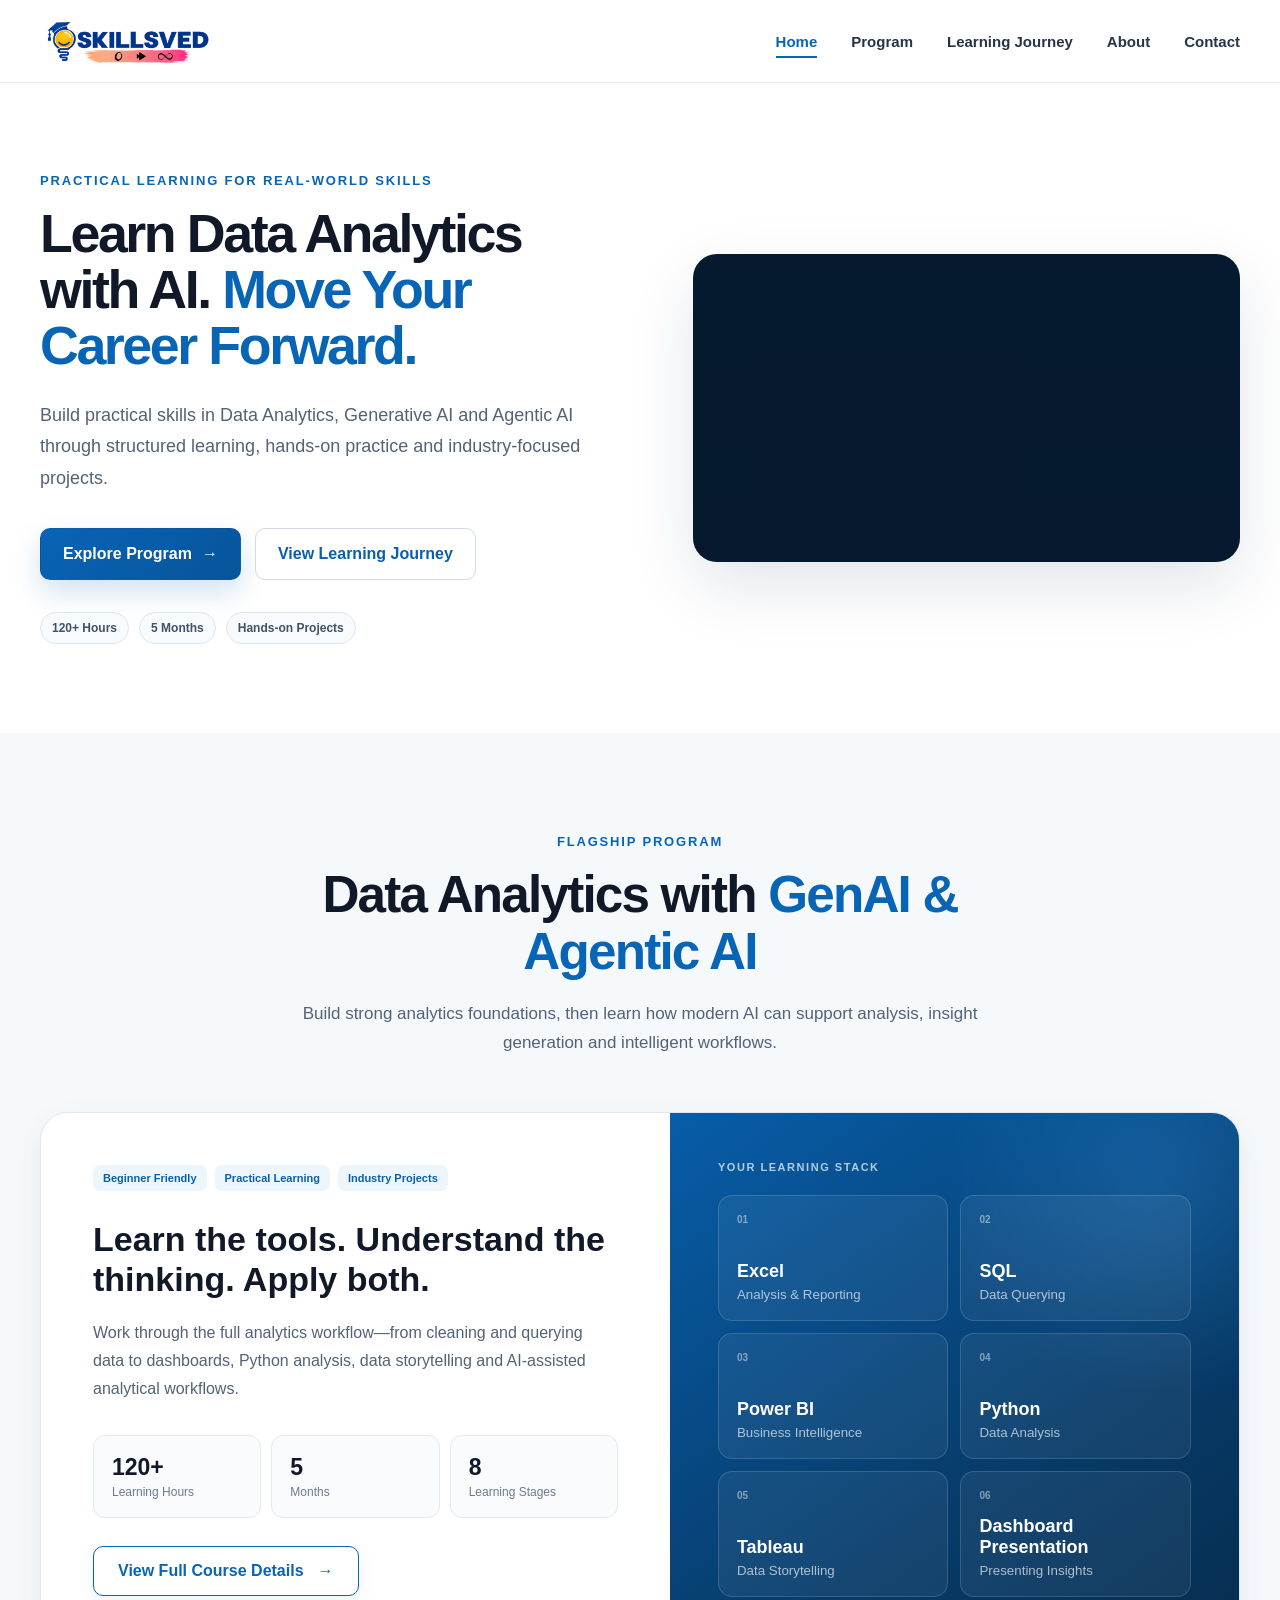
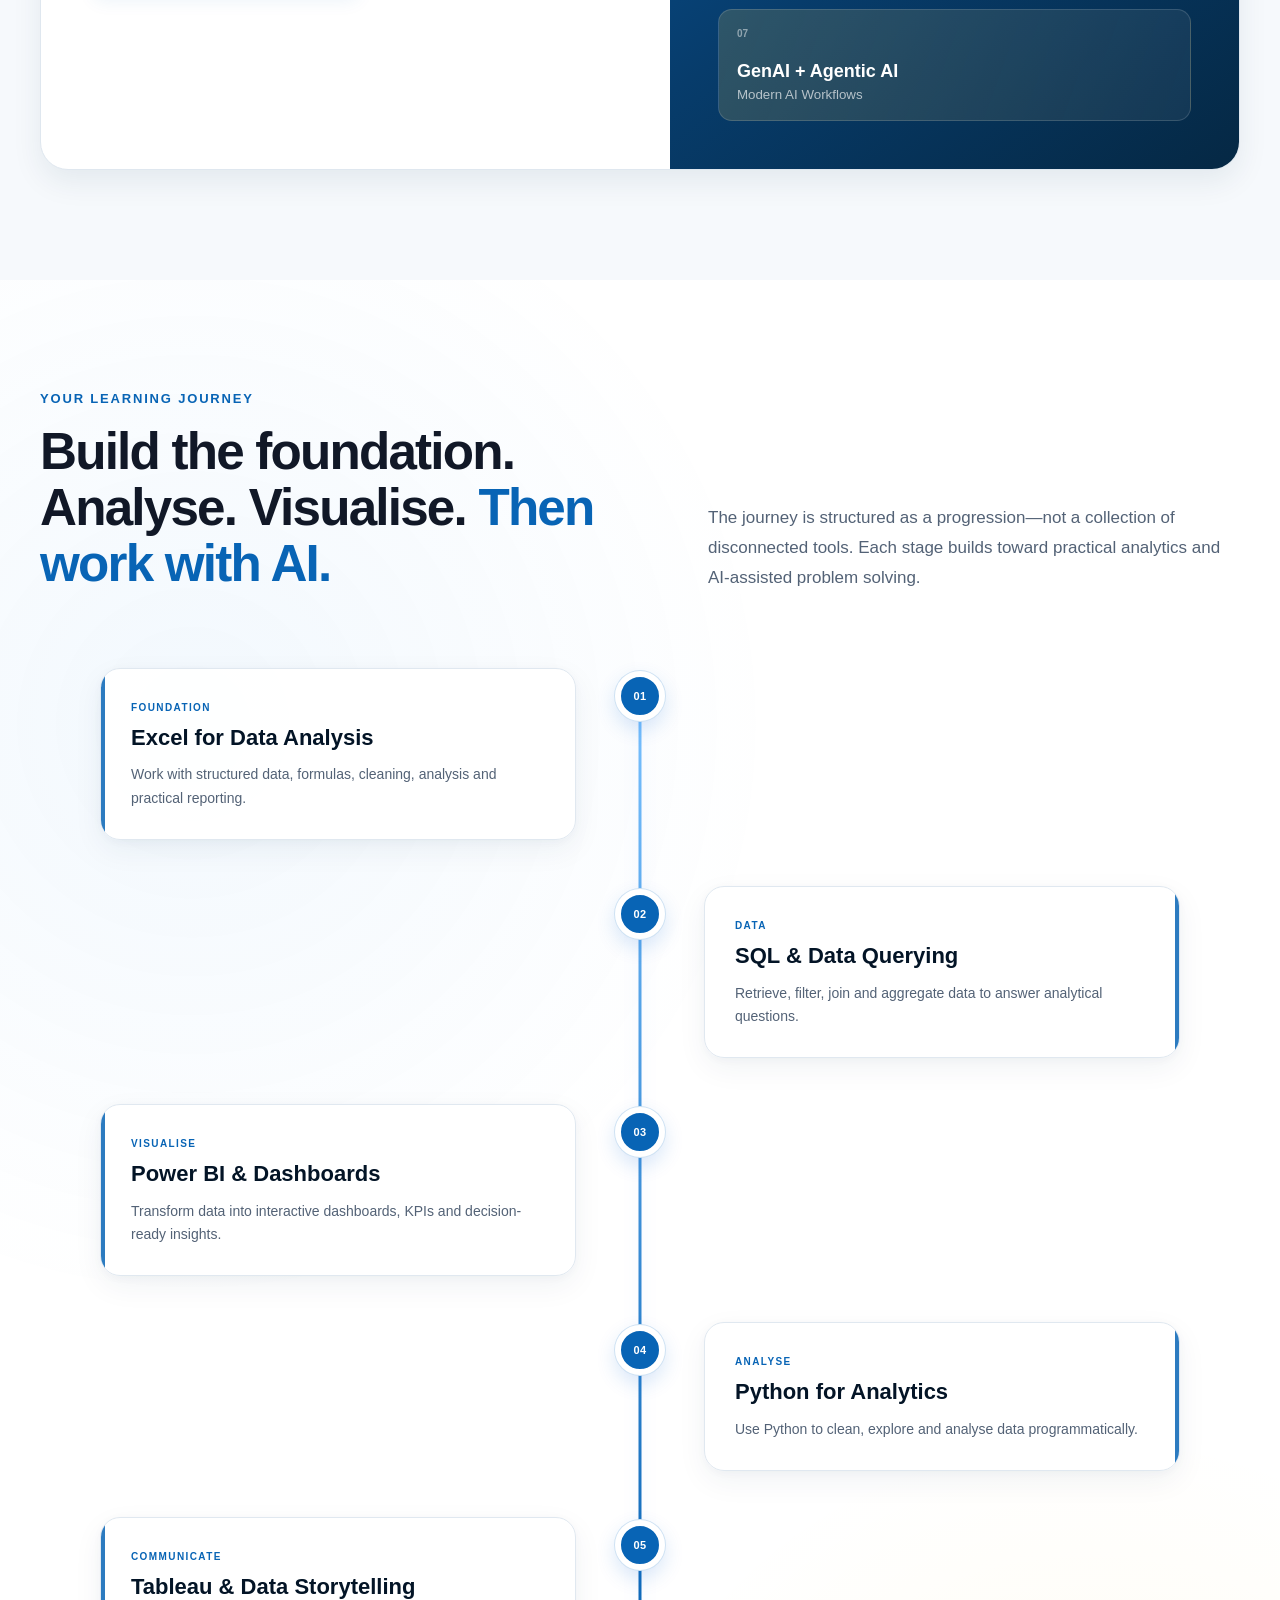
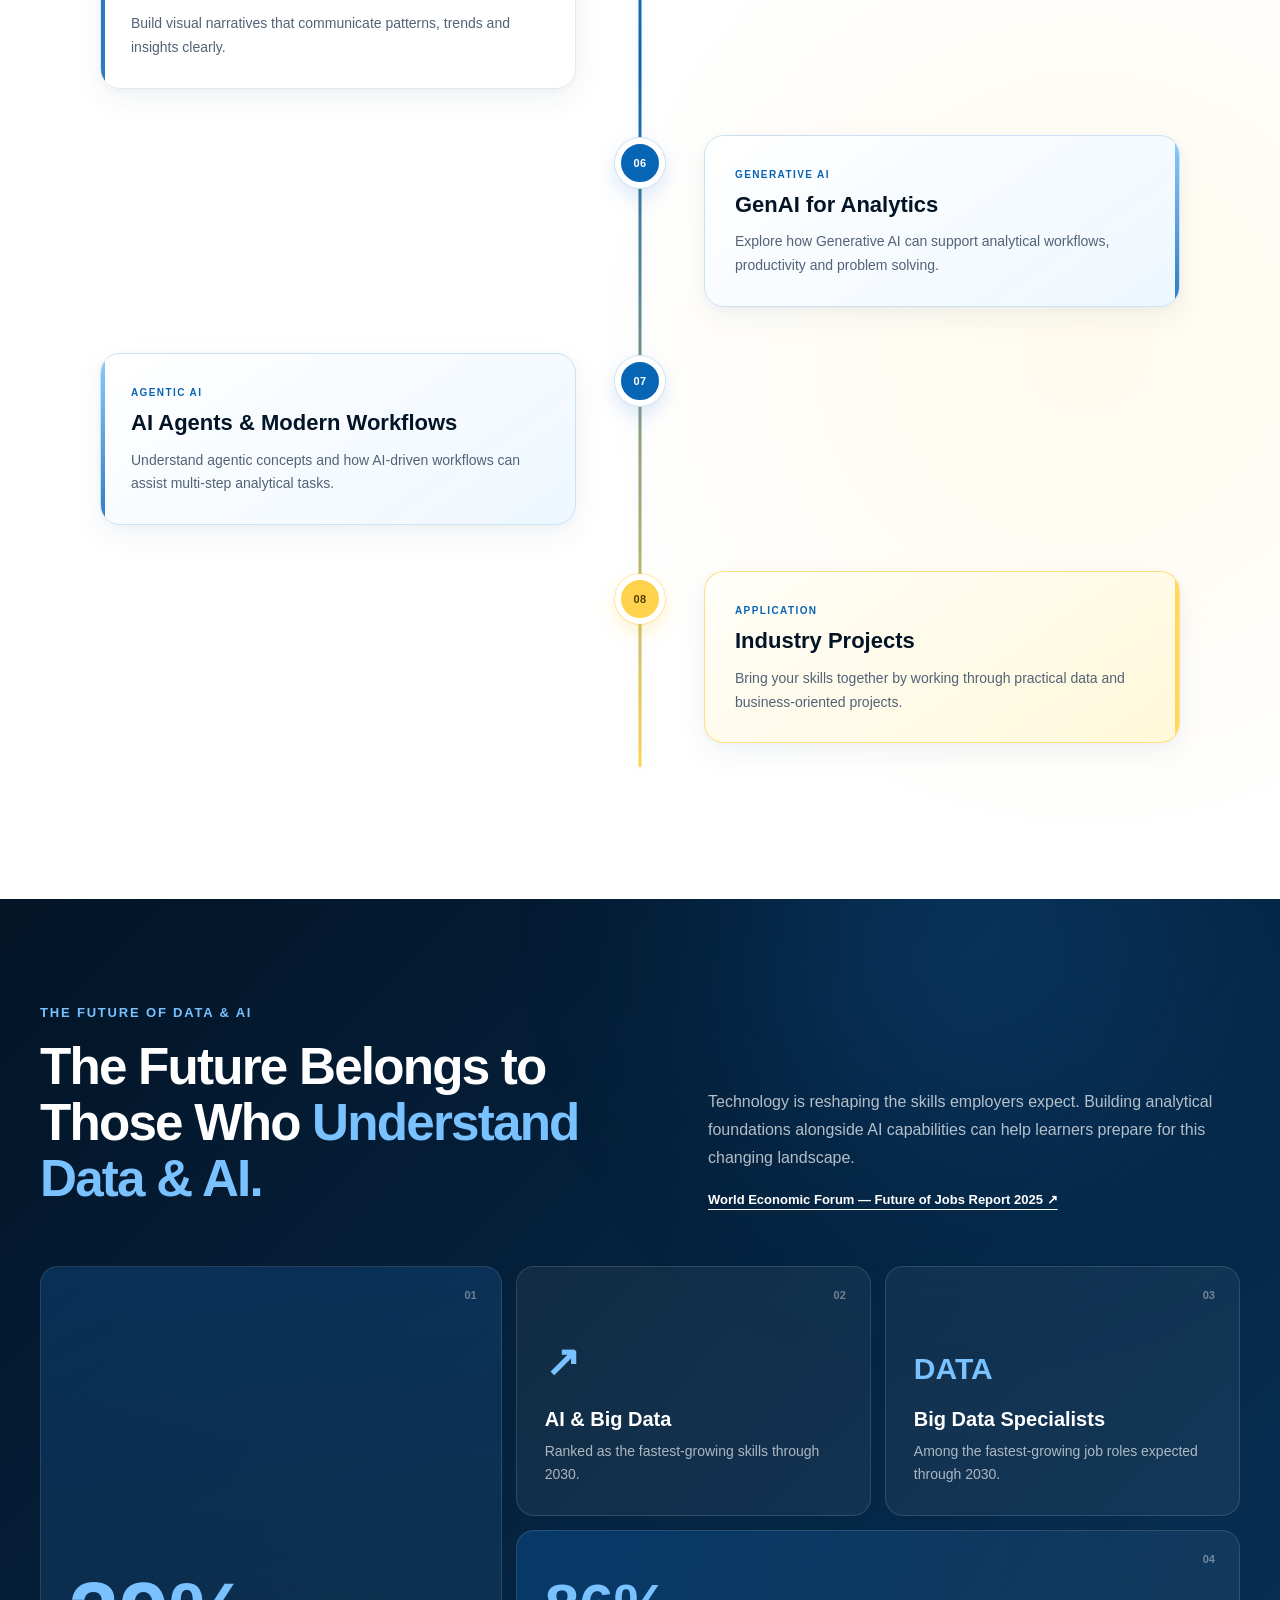
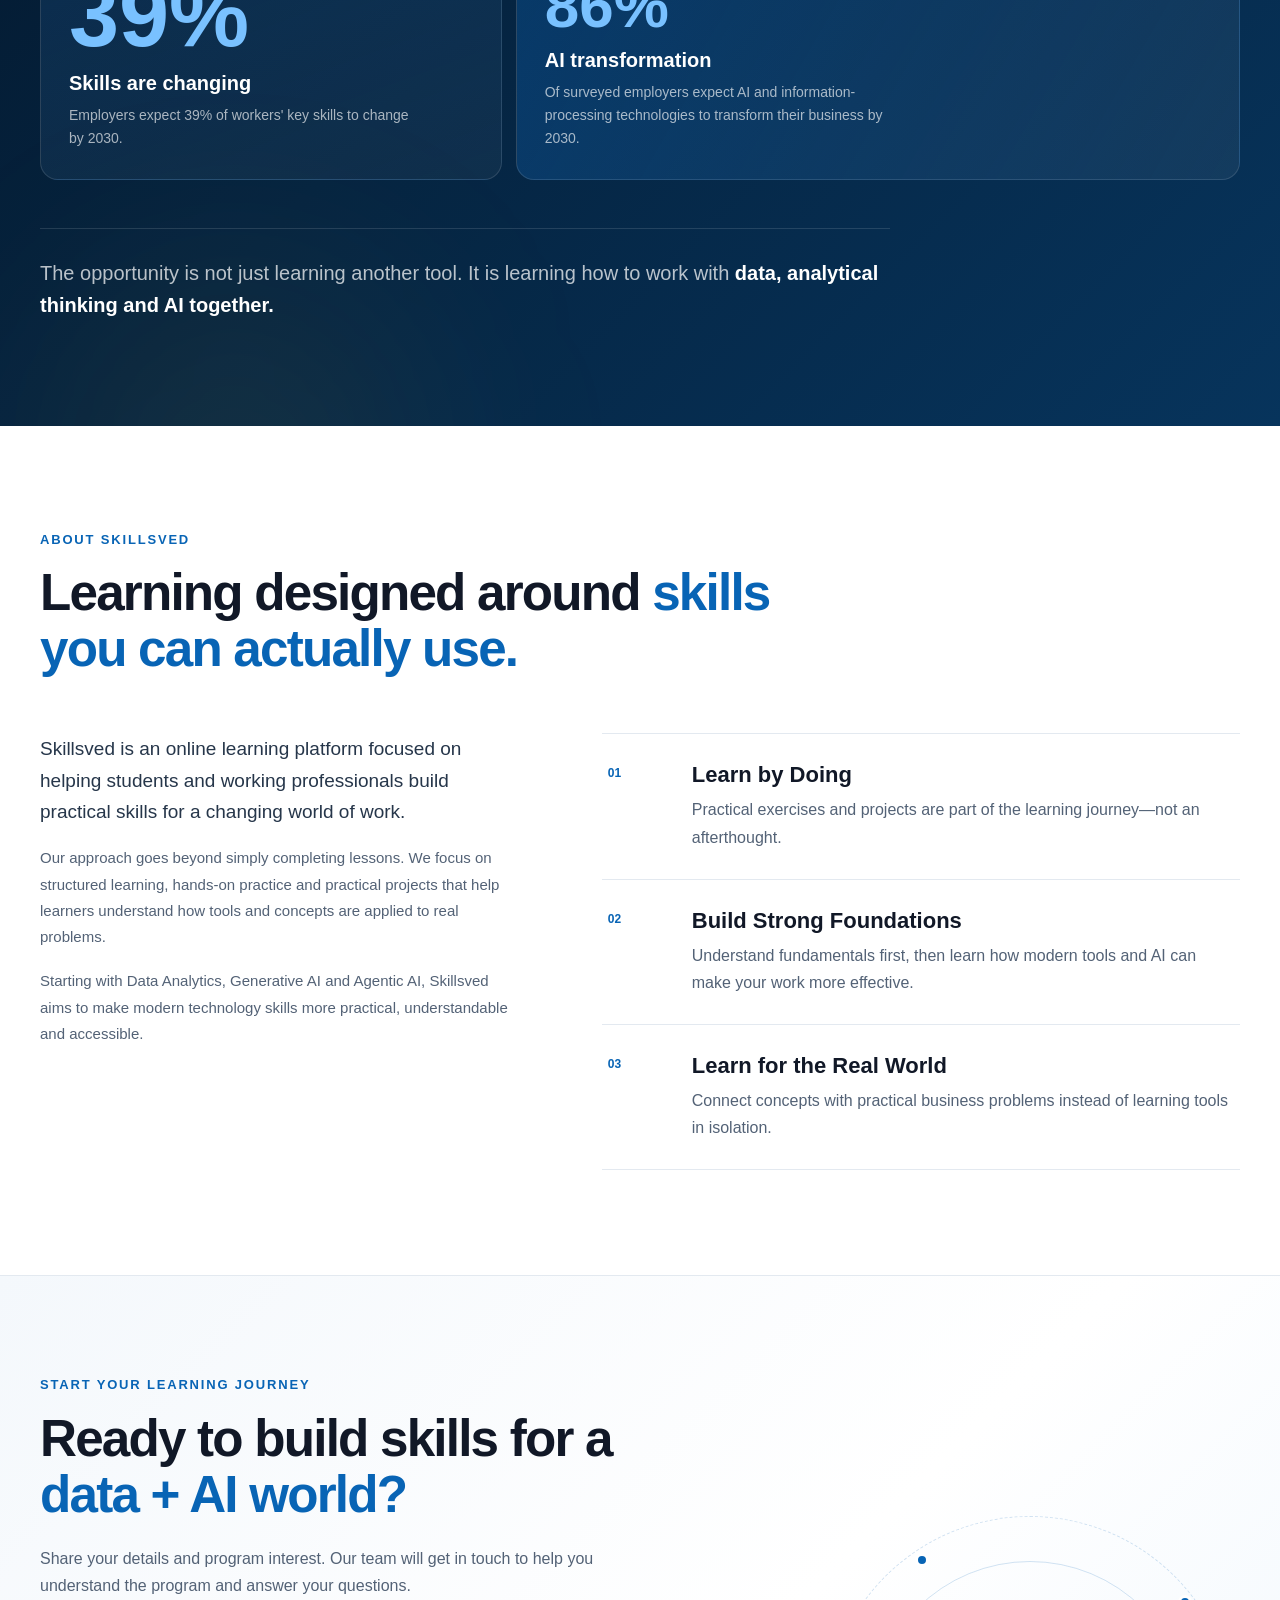
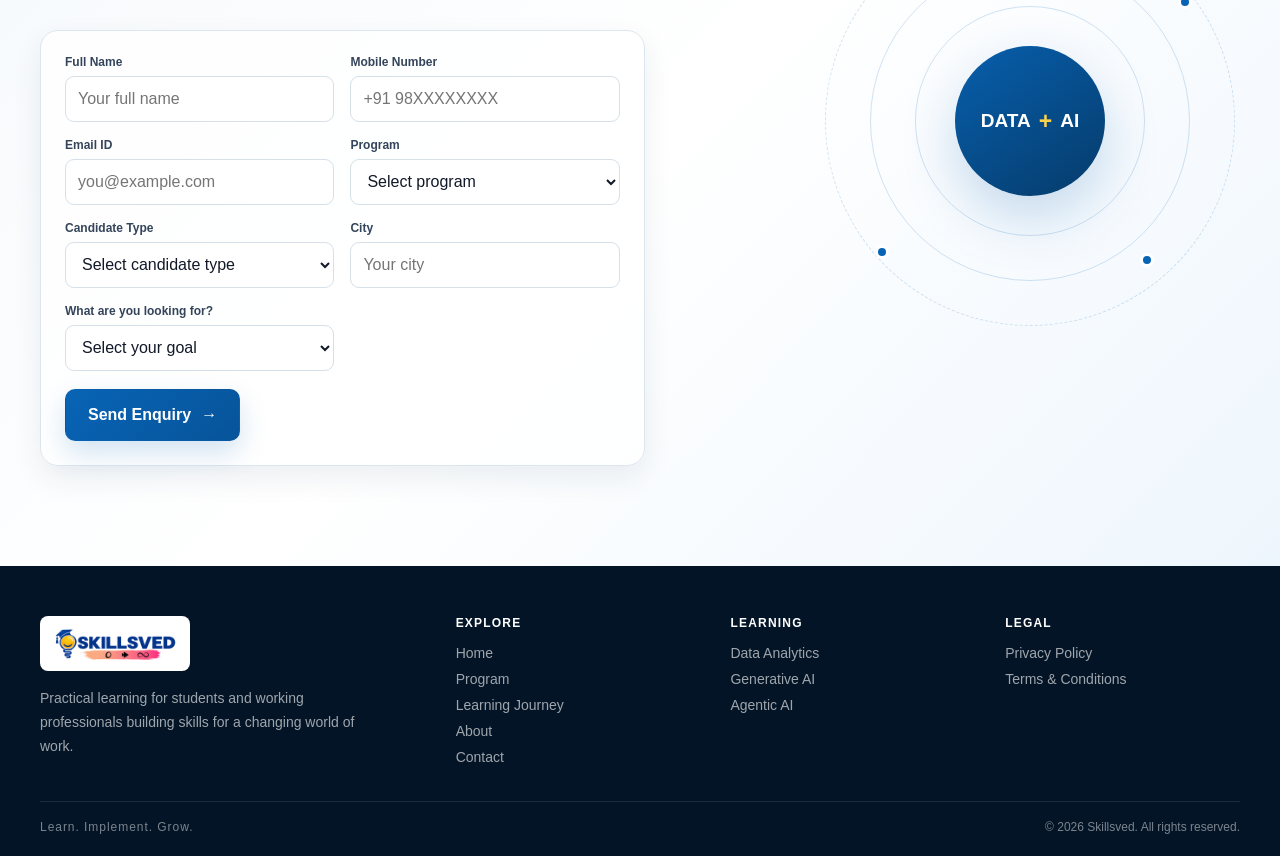
<file: frontend/index.html>
<!DOCTYPE html>
<html lang="en">

<head>
    <meta charset="UTF-8">
    <meta name="viewport" content="width=device-width,initial-scale=1">
    <meta name="theme-color" content="#061a2f">
    <meta name="description"
    content="Learn Data Analytics online with Skillsved. Build practical skills in Excel, SQL, Python, Power BI, Tableau, GenAI and Agentic AI through hands-on projects.">
        <link rel="canonical" href="https://skillsved.in/">
    <meta property="og:title" content="Skillsved | Practical Data + AI Learning">
<meta property="og:description"
    content="Practical, industry-focused learning in Data Analytics, Generative AI and Agentic AI for students and working professionals.">
<meta property="og:type" content="website">
<meta property="og:url" content="https://skillsved.in/">

<title>Online Data Analytics Course with GenAI | Skillsved</title>
<link rel="icon" type="image/png" href="assets/images/skillsved-favicon.png">
<link rel="preload" href="assets/images/skillsved-logo.png" as="image">
<link rel="stylesheet" href="css/style.css">
</head>

<body>
    <a class="skip-link" href="#main-content">Skip to content</a>
    <header class="site-header" id="top">
        <nav class="navbar" aria-label="Primary navigation">
            <a href="#top" class="brand" aria-label="Skillsved home"><img src="assets/images/skillsved-logo.png"
                    alt="Skillsved" class="brand-logo"></a>
            <div class="nav-links"><a href="#top" class="active">Home</a><a href="#program">Program</a><a
                    href="#journey">Learning Journey</a><a href="#about">About</a><a href="#contact">Contact</a></div>
            <!-- Student Login temporarily hidden until LMS launch
<a href="https://login.skillsved.in" target="_blank" rel="noopener noreferrer"
   class="student-login">Student Login</a>
-->
            <button class="menu-toggle" type="button" aria-label="Open navigation menu" aria-expanded="false"
                aria-controls="mobile-menu"><span></span><span></span><span></span></button>
        </nav>
        <div class="mobile-menu" id="mobile-menu"><a href="#top">Home</a><a href="#program">Program</a><a
                href="#journey">Learning Journey</a><a href="#about">About</a><a href="#contact">Contact</a><!-- Student Login temporarily hidden until LMS launch
<a href="https://login.skillsved.in" target="_blank" rel="noopener noreferrer"
   class="mobile-student-login">Student Login ↗</a>
--></div>
    </header>
    <main id="main-content">
        <section class="hero section-shell">
            <div class="hero-copy reveal">
                <p class="eyebrow">PRACTICAL LEARNING FOR REAL-WORLD SKILLS</p>
                <h1>Learn Data Analytics with AI. <span>Move Your Career Forward.</span></h1>
                <p class="hero-description">Build practical skills in Data Analytics, Generative AI and Agentic AI
                    through structured learning, hands-on practice and industry-focused projects.</p>
                <div class="hero-actions"><a href="#program" class="btn btn-primary">Explore Program
                        <span>→</span></a><a href="#journey" class="btn btn-secondary">View Learning Journey</a></div>
                <div class="hero-proof"><span>120+ Hours</span><span>5 Months</span><span>Hands-on Projects</span></div>
            </div>
            <div class="hero-media reveal" data-delay="100">
                <div class="hero-video-frame"><video class="hero-video" autoplay muted loop playsinline
                        preload="metadata" aria-hidden="true">
                        <source src="assets/videos/skillsved-hero-data-ai.mp4" type="video/mp4">
                    </video>
                    
                </div>
            </div>
        </section>
        <section class="program-section" id="program">
            <div class="section-shell">
                <div class="section-heading centered reveal">
                    <p class="eyebrow">FLAGSHIP PROGRAM</p>
                    <h2>Data Analytics with <span>GenAI &amp; Agentic AI</span></h2>
                    <p>Build strong analytics foundations, then learn how modern AI can support analysis, insight
                        generation and intelligent workflows.</p>
                </div>
                <div class="program-card reveal">
                    <div class="program-copy">
                        <div class="chip-row"><span>Beginner Friendly</span><span>Practical
                                Learning</span><span>Industry Projects</span></div>
                        <h3>Learn the tools. Understand the thinking. Apply both.</h3>
                        <p>Work through the full analytics workflow—from cleaning and querying data to dashboards,
                            Python analysis, data storytelling and AI-assisted analytical workflows.</p>
                        <div class="program-metrics">
                            <div><strong>120+</strong><span>Learning Hours</span></div>
                            <div><strong>5</strong><span>Months</span></div>
                            <div><strong>8</strong><span>Learning Stages</span></div>
                        </div><a href="data-analytics-course.html"
   class="text-link"
   id="view-course-details">
    View Full Course Details <span>→</span>
</a>
                    </div>
                    <div class="stack-panel">
                        <p class="panel-kicker">YOUR LEARNING STACK</p>
                        <div class="stack-grid">
                            <article><span>01</span><strong>Excel</strong><small>Analysis &amp; Reporting</small>
                            </article>
                            <article><span>02</span><strong>SQL</strong><small>Data Querying</small></article>
                            <article><span>03</span><strong>Power BI</strong><small>Business Intelligence</small>
                            </article>
                            <article><span>04</span><strong>Python</strong><small>Data Analysis</small></article>
                            <article>
    <span>05</span>
    <strong>Tableau</strong>
    <small>Data Storytelling</small>
</article>

<article>
    <span>06</span>
    <strong>Dashboard Presentation</strong>
    <small>Presenting Insights</small>
</article>

<article class="stack-ai">
    <span>07</span>
    <strong>GenAI + Agentic AI</strong>
    <small>Modern AI Workflows</small>
</article>
                        </div>
                    </div>
                </div>
            </div>
        </section>
        <section class="journey-section" id="journey">
            <div class="section-shell">
                <div class="journey-intro reveal">
                    <div>
                        <p class="eyebrow">YOUR LEARNING JOURNEY</p>
                        <h2>Build the foundation. Analyse. Visualise. <span>Then work with AI.</span></h2>
                    </div>
                    <p>The journey is structured as a progression—not a collection of disconnected tools. Each stage
                        builds toward practical analytics and AI-assisted problem solving.</p>
                </div>
                <div class="journey-track">
                    <article class="journey-step reveal">
                        <div class="journey-node">01</div>
                        <div class="journey-card"><span class="phase">FOUNDATION</span>
                            <h3>Excel for Data Analysis</h3>
                            <p>Work with structured data, formulas, cleaning, analysis and practical reporting.</p>
                        </div>
                    </article>
                    <article class="journey-step reveal">
                        <div class="journey-node">02</div>
                        <div class="journey-card"><span class="phase">DATA</span>
                            <h3>SQL &amp; Data Querying</h3>
                            <p>Retrieve, filter, join and aggregate data to answer analytical questions.</p>
                        </div>
                    </article>
                    <article class="journey-step reveal">
                        <div class="journey-node">03</div>
                        <div class="journey-card"><span class="phase">VISUALISE</span>
                            <h3>Power BI &amp; Dashboards</h3>
                            <p>Transform data into interactive dashboards, KPIs and decision-ready insights.</p>
                        </div>
                    </article>
                    <article class="journey-step reveal">
                        <div class="journey-node">04</div>
                        <div class="journey-card"><span class="phase">ANALYSE</span>
                            <h3>Python for Analytics</h3>
                            <p>Use Python to clean, explore and analyse data programmatically.</p>
                        </div>
                    </article>
                    <article class="journey-step reveal">
                        <div class="journey-node">05</div>
                        <div class="journey-card"><span class="phase">COMMUNICATE</span>
                            <h3>Tableau &amp; Data Storytelling</h3>
                            <p>Build visual narratives that communicate patterns, trends and insights clearly.</p>
                        </div>
                    </article>
                    <article class="journey-step journey-ai reveal">
                        <div class="journey-node">06</div>
                        <div class="journey-card"><span class="phase">GENERATIVE AI</span>
                            <h3>GenAI for Analytics</h3>
                            <p>Explore how Generative AI can support analytical workflows, productivity and problem
                                solving.</p>
                        </div>
                    </article>
                    <article class="journey-step journey-ai reveal">
                        <div class="journey-node">07</div>
                        <div class="journey-card"><span class="phase">AGENTIC AI</span>
                            <h3>AI Agents &amp; Modern Workflows</h3>
                            <p>Understand agentic concepts and how AI-driven workflows can assist multi-step analytical
                                tasks.</p>
                        </div>
                    </article>
                    <article class="journey-step journey-project reveal">
                        <div class="journey-node">08</div>
                        <div class="journey-card"><span class="phase">APPLICATION</span>
                            <h3>Industry Projects</h3>
                            <p>Bring your skills together by working through practical data and business-oriented
                                projects.</p>
                        </div>
                    </article>
                </div>
            </div>
        </section>
        <section class="future-section" aria-labelledby="future-title">
            <div class="future-glow glow-one"></div>
            <div class="future-glow glow-two"></div>
            <div class="section-shell future-shell">
                <div class="future-heading reveal">
                    <div>
                        <p class="eyebrow light">THE FUTURE OF DATA &amp; AI</p>
<h2 id="future-title">
    The Future Belongs to Those Who
    <span>Understand Data &amp; AI.</span>
</h2>
                    </div>
                    <div class="future-context">
                        <p>Technology is reshaping the skills employers expect. Building analytical foundations
                            alongside AI capabilities can help learners prepare for this changing landscape.</p><a
                            href="https://www.weforum.org/publications/the-future-of-jobs-report-2025/" target="_blank"
                            rel="noopener noreferrer">World Economic Forum — Future of Jobs Report 2025 ↗</a>
                    </div>
                </div>
                <div class="future-grid">
                    <article class="future-card future-primary reveal"><span
                            class="card-index">01</span><strong>39%</strong>
                        <h3>Skills are changing</h3>
                        <p>Employers expect 39% of workers' key skills to change by 2030.</p>
                    </article>
                    <article class="future-card reveal"><span class="card-index">02</span>
                        <div class="future-symbol">↗</div>
                        <h3>AI &amp; Big Data</h3>
                        <p>Ranked as the fastest-growing skills through 2030.</p>
                    </article>
                    <article class="future-card reveal"><span class="card-index">03</span>
                        <div class="future-symbol word">DATA</div>
                        <h3>Big Data Specialists</h3>
                        <p>Among the fastest-growing job roles expected through 2030.</p>
                    </article>
                    <article class="future-card future-wide reveal"><span
                            class="card-index">04</span><strong>86%</strong>
                        <h3>AI transformation</h3>
                        <p>Of surveyed employers expect AI and information-processing technologies to transform their
                            business by 2030.</p>
                    </article>
                </div>
                <p class="future-note reveal">The opportunity is not just learning another tool. It is learning how to
                    work with <strong>data, analytical thinking and AI together.</strong></p>
            </div>
        </section>
        <section class="about-section" id="about">
            <div class="section-shell">
                <div class="about-heading reveal">
                    <p class="eyebrow">ABOUT SKILLSVED</p>
                    <h2>Learning designed around <span>skills you can actually use.</span></h2>
                </div>
                <div class="about-layout">
                    <div class="about-story reveal">
                        <p class="lead">Skillsved is an online learning platform focused on helping students and working
                            professionals build practical skills for a changing world of work.</p>
                        <p>Our approach goes beyond simply completing lessons. We focus on structured learning, hands-on
                            practice and practical projects that help learners understand how tools and concepts are
                            applied to real problems.</p>
                        <p>Starting with Data Analytics, Generative AI and Agentic AI, Skillsved aims to make modern
                            technology skills more practical, understandable and accessible.</p>
                    </div>
                    <div class="principles">
                        <article class="principle reveal"><span>01</span>
                            <div>
                                <h3>Learn by Doing</h3>
                                <p>Practical exercises and projects are part of the learning journey—not an
                                    afterthought.</p>
                            </div>
                        </article>
                        <article class="principle reveal"><span>02</span>
                            <div>
                                <h3>Build Strong Foundations</h3>
                                <p>Understand fundamentals first, then learn how modern tools and AI can make your work
                                    more effective.</p>
                            </div>
                        </article>
                        <article class="principle reveal"><span>03</span>
                            <div>
                                <h3>Learn for the Real World</h3>
                                <p>Connect concepts with practical business problems instead of learning tools in
                                    isolation.</p>
                            </div>
                        </article>
                    </div>
                </div>
            </div>
        </section>
        <section class="contact-section" id="contact">
            <div class="section-shell contact-layout">
                <div class="contact-copy reveal">
                    <p class="eyebrow">START YOUR LEARNING JOURNEY</p>
                    <h2>Ready to build skills for a <span>data + AI world?</span></h2>
                    <p>Share your details and program interest. Our team will get in touch to help you understand the program and answer your questions.</p>
                    <form class="lead-form" id="lead-form">
                        <div class="form-honeypot" aria-hidden="true">
    <label for="contact-website">Website</label>
    <input
        type="text"
        id="contact-website"
        name="website"
        tabindex="-1"
        autocomplete="off"
    >
</div>
    <div class="form-grid">

        <label>
            <span>Full Name</span>
            <input type="text"
                name="name"
                autocomplete="name"
                required
                minlength="2"
                maxlength="80"
                placeholder="Your full name">
        </label>

        <label>
            <span>Mobile Number</span>
            <input type="tel"
                name="phone"
                autocomplete="tel"
                required
                maxlength="20"
                placeholder="+91 98XXXXXXXX">
        </label>

        <label>
            <span>Email ID</span>
            <input type="email"
                name="email"
                autocomplete="email"
                required
                maxlength="120"
                placeholder="you@example.com">
        </label>

        <label>
            <span>Program</span>
            <select name="program" required>
                <option value="">Select program</option>
                <option value="Data Analytics with GenAI & Agentic AI">
                    Data Analytics with GenAI &amp; Agentic AI
                </option>
            </select>
        </label>

        <label>
            <span>Candidate Type</span>
            <select name="profile" required>
                <option value="">Select candidate type</option>
                <option value="Student">Student</option>
                <option value="Fresher">Fresher</option>
                <option value="Working Professional">Working Professional</option>
                <option value="Career Break">Career Break</option>
                <option value="Other">Other</option>
            </select>
        </label>

        <label>
            <span>City</span>
            <input type="text"
                name="city"
                autocomplete="address-level2"
                required
                maxlength="80"
                placeholder="Your city">
        </label>

        <label>
            <span>What are you looking for?</span>
            <select name="expectation" required>
                <option value="">Select your goal</option>
                <option value="Salary Growth">Salary Growth</option>
                <option value="Upskilling">Upskilling</option>
                <option value="Job Switch">Job Switch</option>
                <option value="Start a Career in Data & AI">
                    Start a Career in Data &amp; AI
                </option>
                <option value="Learning / Knowledge">Learning / Knowledge</option>
                <option value="Other">Other</option>
            </select>
        </label>

    </div>

    <div class="form-footer">
        <button class="btn btn-primary" type="submit">
            Send Enquiry <span>&rarr;</span>
        </button>

        <p class="form-status"
            id="form-status"
            role="status"
            aria-live="polite"></p>
    </div>
</form>
                </div>
                <div class="contact-visual reveal" aria-hidden="true">
                    <div class="orbit orbit-a"></div>
                    <div class="orbit orbit-b"></div>
                    <div class="orbit orbit-c"></div>
                    <div class="contact-core"><span>DATA</span><b>+</b><span>AI</span></div><i class="node n1"></i><i
                        class="node n2"></i><i class="node n3"></i><i class="node n4"></i>
                </div>
            </div>
        </section>
    </main>
    <footer class="site-footer">
        <div class="section-shell">
            <div class="footer-grid">
                <div class="footer-brand"><a href="#top"><img src="assets/images/skillsved-logo.png" alt="Skillsved"
                            class="footer-logo"></a>
                    <p>Practical learning for students and working professionals building skills for a changing world of
                        work.</p>
                </div>
                <div class="footer-column">
                    <h3>Explore</h3><a href="#top">Home</a><a href="#program">Program</a><a href="#journey">Learning
                        Journey</a><a href="#about">About</a><a href="#contact">Contact</a>
                </div>
                <div class="footer-column">
                    <h3>Learning</h3>
                    <a href="#program">Data Analytics</a>
                    <a href="#program">Generative AI</a>
                    <a href="#program">Agentic AI</a>

                </div>
                <div class="footer-column">
    <h3>Legal</h3>
    <a href="/privacy.html">Privacy Policy</a>
    <a href="/terms.html">Terms &amp; Conditions</a>
</div>
            </div>
            <div class="footer-bottom">
                <p class="footer-tagline">Learn. Implement. Grow.</p>
                <p>© <span id="current-year"></span> Skillsved. All rights reserved.</p>
            </div>
        </div>
    </footer>
        <!-- Enquiry Popup -->
    <div class="enquiry-modal" id="enquiry-modal" hidden>
        <div class="enquiry-modal-backdrop" data-close-enquiry></div>

        <div class="enquiry-modal-dialog"
            role="dialog"
            aria-modal="true"
            aria-labelledby="enquiry-modal-title">

            <button class="enquiry-modal-close"
                type="button"
                aria-label="Close enquiry form"
                data-close-enquiry>
                &times;
            </button>

            <div class="enquiry-modal-header">
                <p class="eyebrow">START YOUR LEARNING JOURNEY</p>
                <h2 id="enquiry-modal-title">
                    Let's understand your <span>career goals.</span>
                </h2>
                <p>Share a few details and the Skillsved team will get in touch with you.</p>
            </div>

            <form class="popup-lead-form" id="popup-lead-form">
                <div class="form-honeypot" aria-hidden="true">
    <label for="popup-website">Website</label>
    <input
        type="text"
        id="popup-website"
        name="website"
        tabindex="-1"
        autocomplete="off"
    >
</div>

                <div class="popup-form-grid">

                    <label>
                        <span>Full Name</span>
                        <input type="text"
                            name="name"
                            autocomplete="name"
                            required
                            minlength="2"
                            maxlength="80"
                            placeholder="Your full name">
                    </label>

                    <label>
                        <span>Mobile Number</span>
                        <input type="tel"
                            name="phone"
                            autocomplete="tel"
                            required
                            maxlength="20"
                            placeholder="+91 98XXXXXXXX">
                    </label>

                    <label>
                        <span>Email ID</span>
                        <input type="email"
                            name="email"
                            autocomplete="email"
                            required
                            maxlength="120"
                            placeholder="you@example.com">
                    </label>

                    <label>
                        <span>Program</span>
                        <select name="program" required>
                            <option value="">Select program</option>
                            <option value="Data Analytics with GenAI & Agentic AI">
                                Data Analytics with GenAI &amp; Agentic AI
                            </option>
                        </select>
                    </label>

                    <label>
                        <span>Candidate Type</span>
                        <select name="profile" required>
                            <option value="">Select candidate type</option>
                            <option value="Student">Student</option>
                            <option value="Fresher">Fresher</option>
                            <option value="Working Professional">Working Professional</option>
                            <option value="Career Break">Career Break</option>
                            <option value="Other">Other</option>
                        </select>
                    </label>

                    <label>
                        <span>City</span>
                        <input type="text"
                            name="city"
                            autocomplete="address-level2"
                            required
                            maxlength="80"
                            placeholder="Your city">
                    </label>

                    <label class="popup-field-wide">
                        <span>What are you looking for?</span>
                        <select name="expectation" required>
                            <option value="">Select your goal</option>
                            <option value="Salary Growth">Salary Growth</option>
                            <option value="Upskilling">Upskilling</option>
                            <option value="Job Switch">Job Switch</option>
                            <option value="Start a Career in Data & AI">
                                Start a Career in Data &amp; AI
                            </option>
                            <option value="Learning / Knowledge">Learning / Knowledge</option>
                            <option value="Other">Other</option>
                        </select>
                    </label>

                </div>

                <button class="btn btn-primary popup-submit" type="submit">
                    Request Program Details
                </button>

                <p class="popup-form-status"
                    id="popup-form-status"
                    role="status"
                    aria-live="polite"></p>

            </form>
        </div>
    </div>

    <script src="js/main.js"></script>
    
</body>

</html>
</file>
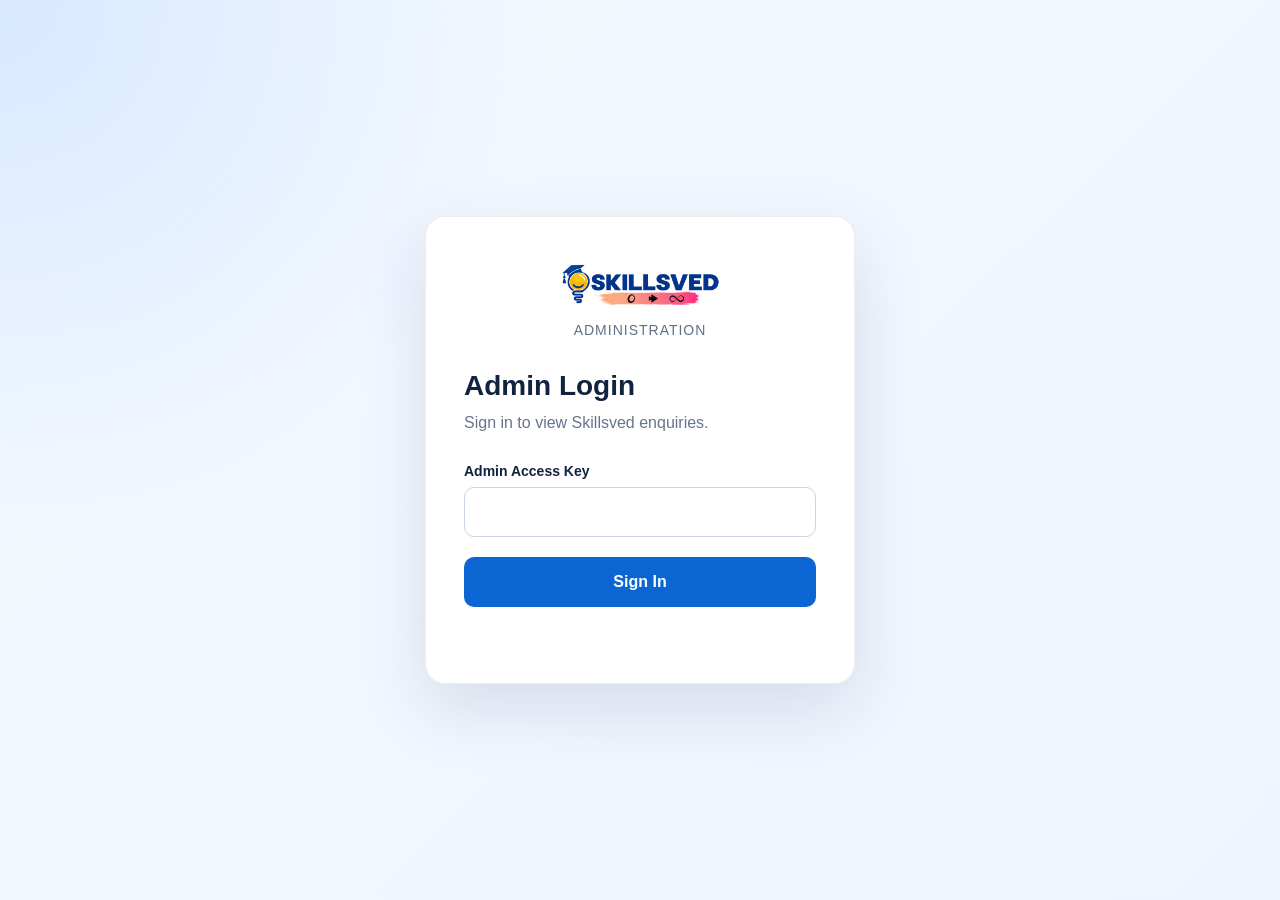
<file: frontend/admin.html>
<!DOCTYPE html>
<html lang="en">
<head>
    <meta charset="UTF-8">
    <meta name="viewport" content="width=device-width, initial-scale=1.0">

    <meta name="robots" content="noindex, nofollow">

    <title>Skillsved Admin</title>

    <link rel="stylesheet" href="css/admin.css">
</head>

<body>

    <main class="admin-page">

        <section class="admin-login">

            <div class="admin-card">

                <div class="admin-brand">
                    <img
                        src="assets/images/skillsved-logo.png"
                        alt="Skillsved"
                        class="admin-logo"
                    >

                    <p>Administration</p>
                </div>

                <div class="admin-heading">
                    <h1>Admin Login</h1>
                    <p>Sign in to view Skillsved enquiries.</p>
                </div>

                <form id="adminLoginForm">

                    <div class="form-group">
                        <label for="adminKey">Admin Access Key</label>

                        <input
                            type="password"
                            id="adminKey"
                            name="adminKey"
                            autocomplete="current-password"
                            required
                        >
                    </div>

                    <button type="submit" class="login-button">
                        Sign In
                    </button>

                    <p
                        id="loginStatus"
                        class="login-status"
                        role="status"
                        aria-live="polite"
                    ></p>

                </form>

            </div>

        </section>
        <section class="admin-dashboard" id="adminDashboard" hidden>

    <div class="dashboard-container">

        <header class="dashboard-header">
            <div>
                <p class="dashboard-eyebrow">Skillsved Administration</p>
                <h1>Enquiries</h1>
                <p>View enquiries submitted through the Skillsved website.</p>
            </div>

            <button type="button" id="logoutButton" class="logout-button">
                Log Out
            </button>
        </header>

        <div class="dashboard-summary">
            <div class="summary-card">
                <span>Total Enquiries</span>
                <strong id="enquiryCount">0</strong>
            </div>
        </div>

        <div class="table-card">
            <div class="table-wrapper">
                <table class="enquiries-table">
                    <thead>
                        <tr>
                            <th>Name</th>
<th>Email</th>
<th>Phone</th>
<th>Program</th>
<th>Candidate Type</th>
<th>City</th>
<th>Looking For</th>
<th>Message</th>
<th>Received</th>
                        </tr>
                    </thead>

                    <tbody id="enquiriesTableBody"></tbody>
                </table>
            </div>
        </div>

    </div>

</section>

    </main>

    <script src="js/admin.js"></script>

</body>
</html>
</file>
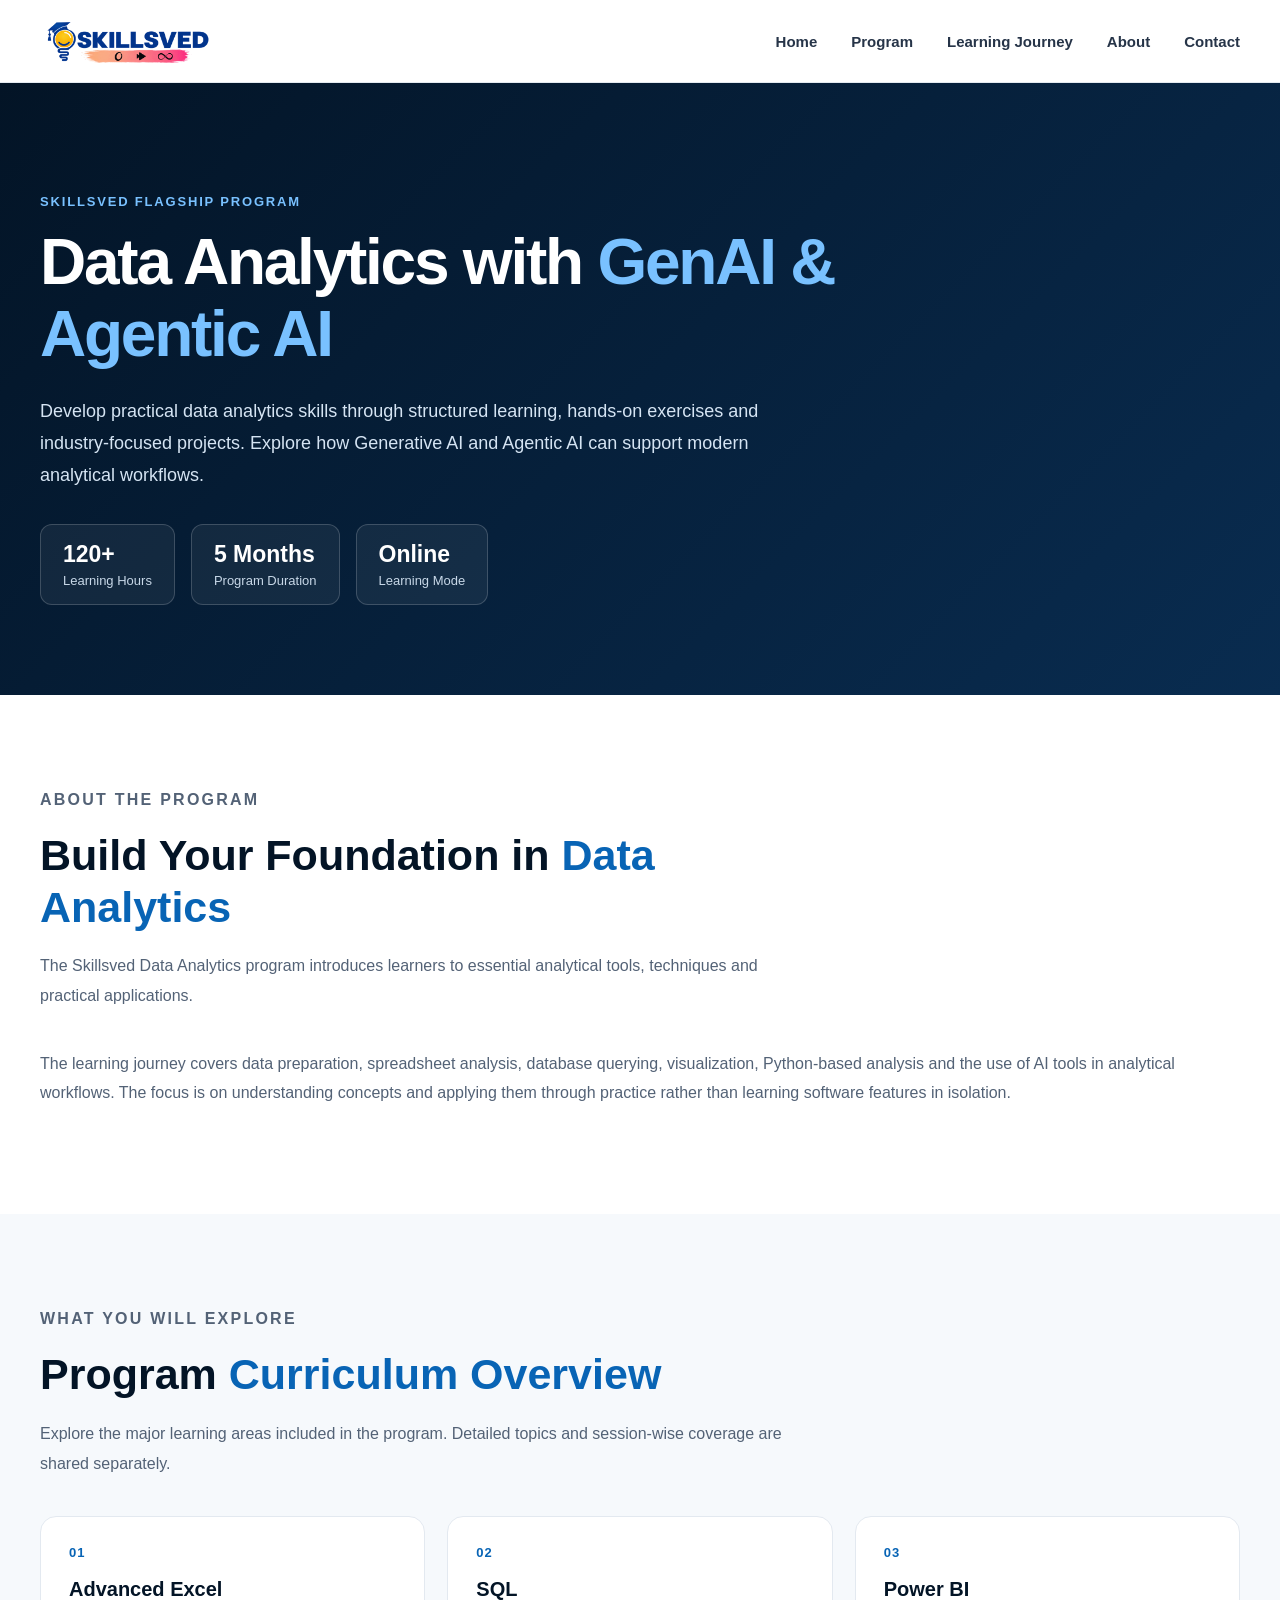
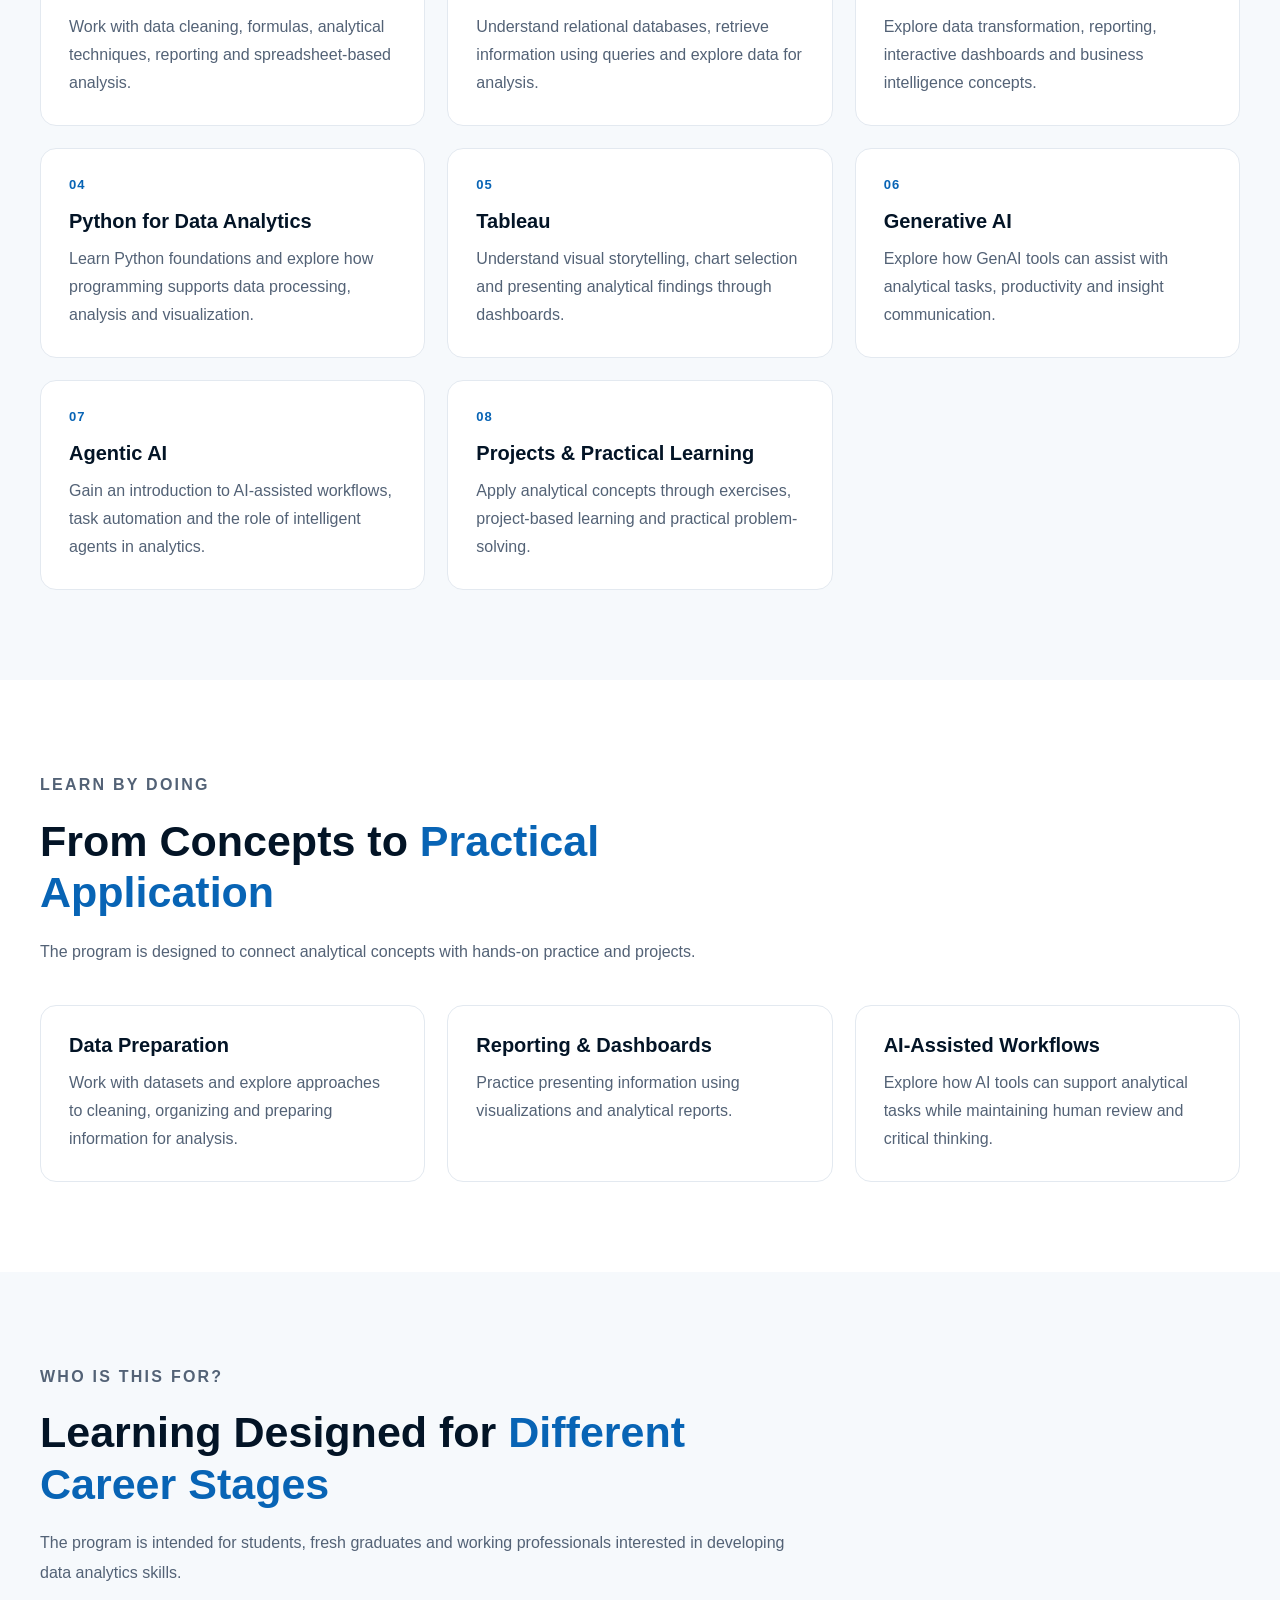
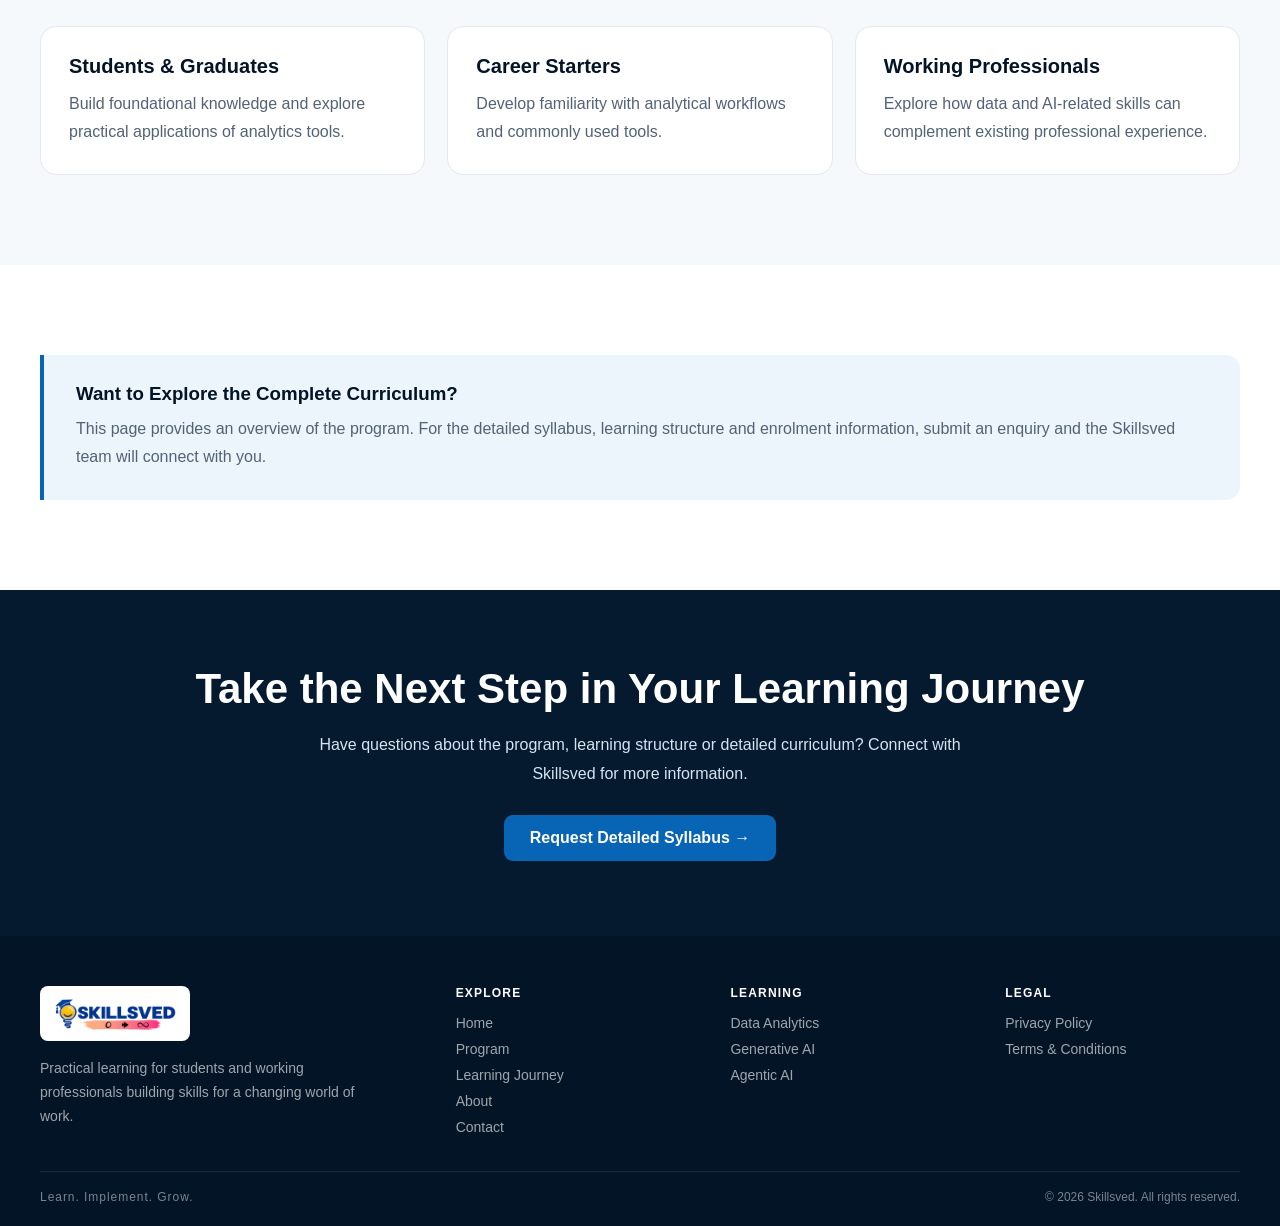
<file: frontend/data-analytics-course.html>
<!DOCTYPE html>
<html lang="en">

<head>
    <meta charset="UTF-8">
    <meta name="viewport" content="width=device-width, initial-scale=1">
    <meta name="theme-color" content="#061a2f">

    <title>Online Data Analytics Course with GenAI & Agentic AI | Skillsved</title>
    <meta name="description"
        content="Explore Skillsved's online Data Analytics course with GenAI and Agentic AI. Learn Excel, SQL, Power BI, Python and Tableau through structured, practical learning.">
    <link rel="canonical" href="https://skillsved.in/data-analytics-course.html">

    <meta property="og:title"
        content="Data Analytics with GenAI & Agentic AI | Skillsved">
    <meta property="og:description"
        content="Explore the curriculum overview, learning tools, practical projects and program structure at Skillsved.">
    <meta property="og:type" content="website">
    <meta property="og:url"
        content="https://skillsved.in/data-analytics-course.html">

    <link rel="icon" type="image/png"
        href="assets/images/skillsved-favicon.png">
    <link rel="stylesheet" href="css/style.css">

    <style>
        .course-hero {
            padding: 110px 0 90px;
            background: linear-gradient(135deg, #031426, #092c50);
            color: #fff;
        }

        .course-hero .eyebrow {
            color: var(--sky);
        }

        .course-hero h1 {
            max-width: 900px;
            margin: 0 0 24px;
            font-size: clamp(36px, 5vw, 64px);
            line-height: 1.12;
            letter-spacing: -.035em;
        }

        .course-hero h1 span {
            color: var(--sky);
        }

        .course-hero-description {
            max-width: 720px;
            margin: 0 0 32px;
            color: #d5e4f3;
            font-size: 18px;
            line-height: 1.8;
        }

        .course-facts {
            display: flex;
            flex-wrap: wrap;
            gap: 16px;
        }

        .course-fact {
            padding: 16px 22px;
            border: 1px solid rgba(255,255,255,.18);
            border-radius: 12px;
            background: rgba(255,255,255,.06);
        }

        .course-fact strong {
            display: block;
            font-size: 23px;
            color: #fff;
        }

        .course-fact span {
            display: block;
            margin-top: 5px;
            color: #c8d8e8;
            font-size: 13px;
        }

        .course-content-section {
            padding: 90px 0;
        }

        .course-content-section.alt {
            background: var(--surface);
        }

        .course-section-heading {
            max-width: 780px;
            margin-bottom: 38px;
        }

        .course-section-heading h2 {
            margin: 0 0 18px;
            color: var(--navy);
            font-size: clamp(28px, 3.5vw, 43px);
            line-height: 1.2;
        }

        .course-section-heading h2 span {
            color: var(--blue);
        }

        .course-section-heading p,
        .course-text {
            color: var(--text);
            font-size: 16px;
            line-height: 1.85;
        }

        .course-card-grid {
            display: grid;
            grid-template-columns: repeat(3, minmax(0, 1fr));
            gap: 22px;
        }

        .course-card {
            padding: 28px;
            border: 1px solid var(--line);
            border-radius: 16px;
            background: #fff;
        }

        .course-card-number {
            display: block;
            margin-bottom: 18px;
            color: var(--blue);
            font-size: 13px;
            font-weight: 800;
            letter-spacing: .08em;
        }

        .course-card h3 {
            margin: 0 0 12px;
            color: var(--navy);
            font-size: 20px;
        }

        .course-card p {
            margin: 0;
            color: var(--text);
            line-height: 1.75;
        }

        .course-note {
            padding: 28px 32px;
            border-left: 4px solid var(--blue);
            border-radius: 0 14px 14px 0;
            background: #edf5fc;
        }

        .course-note h3 {
            margin: 0 0 10px;
            color: var(--navy);
        }

        .course-note p {
            margin: 0;
            color: var(--text);
            line-height: 1.8;
        }

        .course-cta {
            padding: 75px 0;
            background: var(--navy2);
            color: #fff;
            text-align: center;
        }

        .course-cta h2 {
            margin: 0 0 18px;
            font-size: clamp(28px, 3.5vw, 42px);
        }

        .course-cta p {
            max-width: 650px;
            margin: 0 auto 26px;
            color: #d5e4f3;
            line-height: 1.8;
        }

        .course-cta-link {
            display: inline-block;
            padding: 14px 26px;
            border-radius: 9px;
            background: var(--blue);
            color: #fff;
            font-weight: 700;
            text-decoration: none;
        }

        .course-cta-link:hover {
            background: var(--blue2);
        }

        @media (max-width: 900px) {
            .course-card-grid {
                grid-template-columns: repeat(2, minmax(0, 1fr));
            }
        }

        @media (max-width: 600px) {
            .course-hero {
                padding: 80px 0 65px;
            }

            .course-content-section {
                padding: 65px 0;
            }

            .course-card-grid {
                grid-template-columns: 1fr;
            }

            .course-card {
                padding: 24px;
            }

            .course-fact {
                flex: 1 1 130px;
            }

            .course-note {
                padding: 24px;
            }
        }
    </style>
</head>

<body>

    <a class="skip-link" href="#main-content">Skip to content</a>

    <!-- Header -->
    <header class="site-header" id="top">
        <nav class="navbar" aria-label="Primary navigation">

            <a href="index.html#top" class="brand"
                aria-label="Skillsved home">
                <img src="assets/images/skillsved-logo.png"
                    alt="Skillsved" class="brand-logo">
            </a>

            <div class="nav-links">
                <a href="index.html#top">Home</a>
                <a href="index.html#program">Program</a>
                <a href="index.html#journey">Learning Journey</a>
                <a href="index.html#about">About</a>
                <a href="index.html#contact">Contact</a>
            </div>

            <button class="menu-toggle" type="button"
                aria-label="Open navigation menu"
                aria-expanded="false"
                aria-controls="mobile-menu">
                <span></span><span></span><span></span>
            </button>
        </nav>

        <div class="mobile-menu" id="mobile-menu">
            <a href="index.html#top">Home</a>
            <a href="index.html#program">Program</a>
            <a href="index.html#journey">Learning Journey</a>
            <a href="index.html#about">About</a>
            <a href="index.html#contact">Contact</a>
        </div>
    </header>

    <main id="main-content">

        <!-- Course Hero -->
        <section class="course-hero">
            <div class="section-shell">
                <p class="eyebrow">SKILLSVED FLAGSHIP PROGRAM</p>

                <h1>
                    Data Analytics with
                    <span>GenAI &amp; Agentic AI</span>
                </h1>

                <p class="course-hero-description">
                    Develop practical data analytics skills through
                    structured learning, hands-on exercises and
                    industry-focused projects. Explore how Generative AI
                    and Agentic AI can support modern analytical workflows.
                </p>

                <div class="course-facts">
                    <div class="course-fact">
                        <strong>120+</strong>
                        <span>Learning Hours</span>
                    </div>
                    <div class="course-fact">
                        <strong>5 Months</strong>
                        <span>Program Duration</span>
                    </div>
                    <div class="course-fact">
                        <strong>Online</strong>
                        <span>Learning Mode</span>
                    </div>
                </div>
            </div>
        </section>

        <!-- Program Overview -->
        <section class="course-content-section">
            <div class="section-shell">
                <div class="course-section-heading reveal">
                    <p class="eyebrow">ABOUT THE PROGRAM</p>
                    <h2>Build Your Foundation in <span>Data Analytics</span></h2>
                    <p>
                        The Skillsved Data Analytics program introduces
                        learners to essential analytical tools, techniques
                        and practical applications.
                    </p>
                </div>

                <p class="course-text reveal">
                    The learning journey covers data preparation,
                    spreadsheet analysis, database querying, visualization,
                    Python-based analysis and the use of AI tools in
                    analytical workflows. The focus is on understanding
                    concepts and applying them through practice rather
                    than learning software features in isolation.
                </p>
            </div>
        </section>

        <!-- Curriculum Overview -->
        <section class="course-content-section alt">
            <div class="section-shell">
                <div class="course-section-heading reveal">
                    <p class="eyebrow">WHAT YOU WILL EXPLORE</p>
                    <h2>Program <span>Curriculum Overview</span></h2>
                    <p>
                        Explore the major learning areas included in
                        the program. Detailed topics and session-wise
                        coverage are shared separately.
                    </p>
                </div>

                <div class="course-card-grid">

                    <article class="course-card reveal">
                        <span class="course-card-number">01</span>
                        <h3>Advanced Excel</h3>
                        <p>Work with data cleaning, formulas, analytical
                            techniques, reporting and spreadsheet-based
                            analysis.</p>
                    </article>

                    <article class="course-card reveal">
                        <span class="course-card-number">02</span>
                        <h3>SQL</h3>
                        <p>Understand relational databases, retrieve
                            information using queries and explore data
                            for analysis.</p>
                    </article>

                    <article class="course-card reveal">
                        <span class="course-card-number">03</span>
                        <h3>Power BI</h3>
                        <p>Explore data transformation, reporting,
                            interactive dashboards and business
                            intelligence concepts.</p>
                    </article>

                    <article class="course-card reveal">
                        <span class="course-card-number">04</span>
                        <h3>Python for Data Analytics</h3>
                        <p>Learn Python foundations and explore
                            how programming supports data processing,
                            analysis and visualization.</p>
                    </article>

                    <article class="course-card reveal">
                        <span class="course-card-number">05</span>
                        <h3>Tableau</h3>
                        <p>Understand visual storytelling, chart
                            selection and presenting analytical
                            findings through dashboards.</p>
                    </article>

                    <article class="course-card reveal">
                        <span class="course-card-number">06</span>
                        <h3>Generative AI</h3>
                        <p>Explore how GenAI tools can assist with
                            analytical tasks, productivity and
                            insight communication.</p>
                    </article>

                    <article class="course-card reveal">
                        <span class="course-card-number">07</span>
                        <h3>Agentic AI</h3>
                        <p>Gain an introduction to AI-assisted
                            workflows, task automation and the
                            role of intelligent agents in analytics.</p>
                    </article>

                    <article class="course-card reveal">
                        <span class="course-card-number">08</span>
                        <h3>Projects &amp; Practical Learning</h3>
                        <p>Apply analytical concepts through
                            exercises, project-based learning
                            and practical problem-solving.</p>
                    </article>

                </div>
            </div>
        </section>

        <!-- Practical Learning -->
        <section class="course-content-section">
            <div class="section-shell">
                <div class="course-section-heading reveal">
                    <p class="eyebrow">LEARN BY DOING</p>
                    <h2>From Concepts to <span>Practical Application</span></h2>
                    <p>
                        The program is designed to connect analytical
                        concepts with hands-on practice and projects.
                    </p>
                </div>

                <div class="course-card-grid">
                    <article class="course-card reveal">
                        <h3>Data Preparation</h3>
                        <p>Work with datasets and explore approaches
                            to cleaning, organizing and preparing
                            information for analysis.</p>
                    </article>

                    <article class="course-card reveal">
                        <h3>Reporting &amp; Dashboards</h3>
                        <p>Practice presenting information using
                            visualizations and analytical reports.</p>
                    </article>

                    <article class="course-card reveal">
                        <h3>AI-Assisted Workflows</h3>
                        <p>Explore how AI tools can support
                            analytical tasks while maintaining
                            human review and critical thinking.</p>
                    </article>
                </div>
            </div>
        </section>

        <!-- Who Can Join -->
        <section class="course-content-section alt">
            <div class="section-shell">
                <div class="course-section-heading reveal">
                    <p class="eyebrow">WHO IS THIS FOR?</p>
                    <h2>Learning Designed for <span>Different Career Stages</span></h2>
                    <p>
                        The program is intended for students,
                        fresh graduates and working professionals
                        interested in developing data analytics skills.
                    </p>
                </div>

                <div class="course-card-grid">
                    <article class="course-card reveal">
                        <h3>Students &amp; Graduates</h3>
                        <p>Build foundational knowledge and explore
                            practical applications of analytics tools.</p>
                    </article>

                    <article class="course-card reveal">
                        <h3>Career Starters</h3>
                        <p>Develop familiarity with analytical
                            workflows and commonly used tools.</p>
                    </article>

                    <article class="course-card reveal">
                        <h3>Working Professionals</h3>
                        <p>Explore how data and AI-related skills
                            can complement existing professional
                            experience.</p>
                    </article>
                </div>
            </div>
        </section>

        <!-- Syllabus Information -->
        <section class="course-content-section">
            <div class="section-shell">
                <div class="course-note reveal">
                    <h3>Want to Explore the Complete Curriculum?</h3>
                    <p>
                        This page provides an overview of the program.
                        For the detailed syllabus, learning structure
                        and enrolment information, submit an enquiry
                        and the Skillsved team will connect with you.
                    </p>
                </div>
            </div>
        </section>

        <!-- Contact CTA -->
        <section class="course-cta">
            <div class="section-shell reveal">
                <h2>Take the Next Step in Your Learning Journey</h2>
                <p>
                    Have questions about the program, learning structure
                    or detailed curriculum? Connect with Skillsved
                    for more information.
                </p>
                <a href="index.html#contact"
   class="course-cta-link"
   id="request-detailed-syllabus">
    Request Detailed Syllabus &rarr;
</a>
            </div>
        </section>

    </main>

    <!-- Footer -->
    <footer class="site-footer">
        <div class="section-shell">
            <div class="footer-grid">

                <div class="footer-brand">
                    <a href="index.html#top">
                        <img src="assets/images/skillsved-logo.png"
                            alt="Skillsved" class="footer-logo">
                    </a>
                    <p>
                        Practical learning for students and working
                        professionals building skills for a changing
                        world of work.
                    </p>
                </div>

                <div class="footer-column">
                    <h3>Explore</h3>
                    <a href="index.html#top">Home</a>
                    <a href="index.html#program">Program</a>
                    <a href="index.html#journey">Learning Journey</a>
                    <a href="index.html#about">About</a>
                    <a href="index.html#contact">Contact</a>
                </div>

                <div class="footer-column">
                    <h3>Learning</h3>
                    <a href="index.html#program">Data Analytics</a>
                    <a href="index.html#program">Generative AI</a>
                    <a href="index.html#program">Agentic AI</a>
                </div>

                <div class="footer-column">
                    <h3>Legal</h3>
                    <a href="/privacy.html">Privacy Policy</a>
                    <a href="/terms.html">Terms &amp; Conditions</a>
                </div>

            </div>

            <div class="footer-bottom">
                <p class="footer-tagline">Learn. Implement. Grow.</p>
                <p>
                    © <span id="current-year"></span>
                    Skillsved. All rights reserved.
                </p>
            </div>
        </div>
    </footer>
    <!-- Enquiry Popup -->
    <div class="enquiry-modal" id="enquiry-modal" hidden>
        <div class="enquiry-modal-backdrop" data-close-enquiry></div>

        <div class="enquiry-modal-dialog"
            role="dialog"
            aria-modal="true"
            aria-labelledby="enquiry-modal-title">

            <button class="enquiry-modal-close"
                type="button"
                aria-label="Close enquiry form"
                data-close-enquiry>
                &times;
            </button>

            <div class="enquiry-modal-header">
                <p class="eyebrow">START YOUR LEARNING JOURNEY</p>
                <h2 id="enquiry-modal-title">
                    Let's understand your <span>career goals.</span>
                </h2>
                <p>Share a few details and the Skillsved team will get in touch with you.</p>
            </div>

            <form class="popup-lead-form" id="popup-lead-form">
                <div class="form-honeypot" aria-hidden="true">
    <label for="popup-website">Website</label>
    <input
        type="text"
        id="popup-website"
        name="website"
        tabindex="-1"
        autocomplete="off"
    >
</div>

                <div class="popup-form-grid">

                    <label>
                        <span>Full Name</span>
                        <input type="text"
                            name="name"
                            autocomplete="name"
                            required
                            minlength="2"
                            maxlength="80"
                            placeholder="Your full name">
                    </label>

                    <label>
                        <span>Mobile Number</span>
                        <input type="tel"
                            name="phone"
                            autocomplete="tel"
                            required
                            maxlength="20"
                            placeholder="+91 98XXXXXXXX">
                    </label>

                    <label>
                        <span>Email ID</span>
                        <input type="email"
                            name="email"
                            autocomplete="email"
                            required
                            maxlength="120"
                            placeholder="you@example.com">
                    </label>

                    <label>
                        <span>Program</span>
                        <select name="program" required>
                            <option value="">Select program</option>
                            <option value="Data Analytics with GenAI & Agentic AI">
                                Data Analytics with GenAI &amp; Agentic AI
                            </option>
                        </select>
                    </label>

                    <label>
                        <span>Candidate Type</span>
                        <select name="profile" required>
                            <option value="">Select candidate type</option>
                            <option value="Student">Student</option>
                            <option value="Fresher">Fresher</option>
                            <option value="Working Professional">Working Professional</option>
                            <option value="Career Break">Career Break</option>
                            <option value="Other">Other</option>
                        </select>
                    </label>

                    <label>
                        <span>City</span>
                        <input type="text"
                            name="city"
                            autocomplete="address-level2"
                            required
                            maxlength="80"
                            placeholder="Your city">
                    </label>

                    <label class="popup-field-wide">
                        <span>What are you looking for?</span>
                        <select name="expectation" required>
                            <option value="">Select your goal</option>
                            <option value="Salary Growth">Salary Growth</option>
                            <option value="Upskilling">Upskilling</option>
                            <option value="Job Switch">Job Switch</option>
                            <option value="Start a Career in Data & AI">
                                Start a Career in Data &amp; AI
                            </option>
                            <option value="Learning / Knowledge">Learning / Knowledge</option>
                            <option value="Other">Other</option>
                        </select>
                    </label>

                </div>

                <button class="btn btn-primary popup-submit" type="submit">
                    Request Program Details
                </button>

                <p class="popup-form-status"
                    id="popup-form-status"
                    role="status"
                    aria-live="polite"></p>

            </form>
        </div>
    </div>

    <script src="js/main.js"></script>
    <script>
    (() => {
        const syllabusButton = document.getElementById("request-detailed-syllabus");

        if (!syllabusButton) return;

        syllabusButton.addEventListener("click", (event) => {
            let enquiryCompleted = false;

try {
    enquiryCompleted =
        sessionStorage.getItem("skillsved_enquiry_completed") === "true";
} catch (error) {
    enquiryCompleted = false;
}

            if (!enquiryCompleted) {
    event.preventDefault();

    const modal = document.getElementById("enquiry-modal");

    if (modal) {
        modal.hidden = false;
        document.body.classList.add("enquiry-modal-open");
        modal.querySelector('input[name="name"]')?.focus();
    }

    return;
}

            event.preventDefault();

            alert(
                "We've already received your enquiry. The Skillsved team will contact you with the detailed syllabus and program information."
            );
        });
    })();
</script>

</body>
</html>
</file>
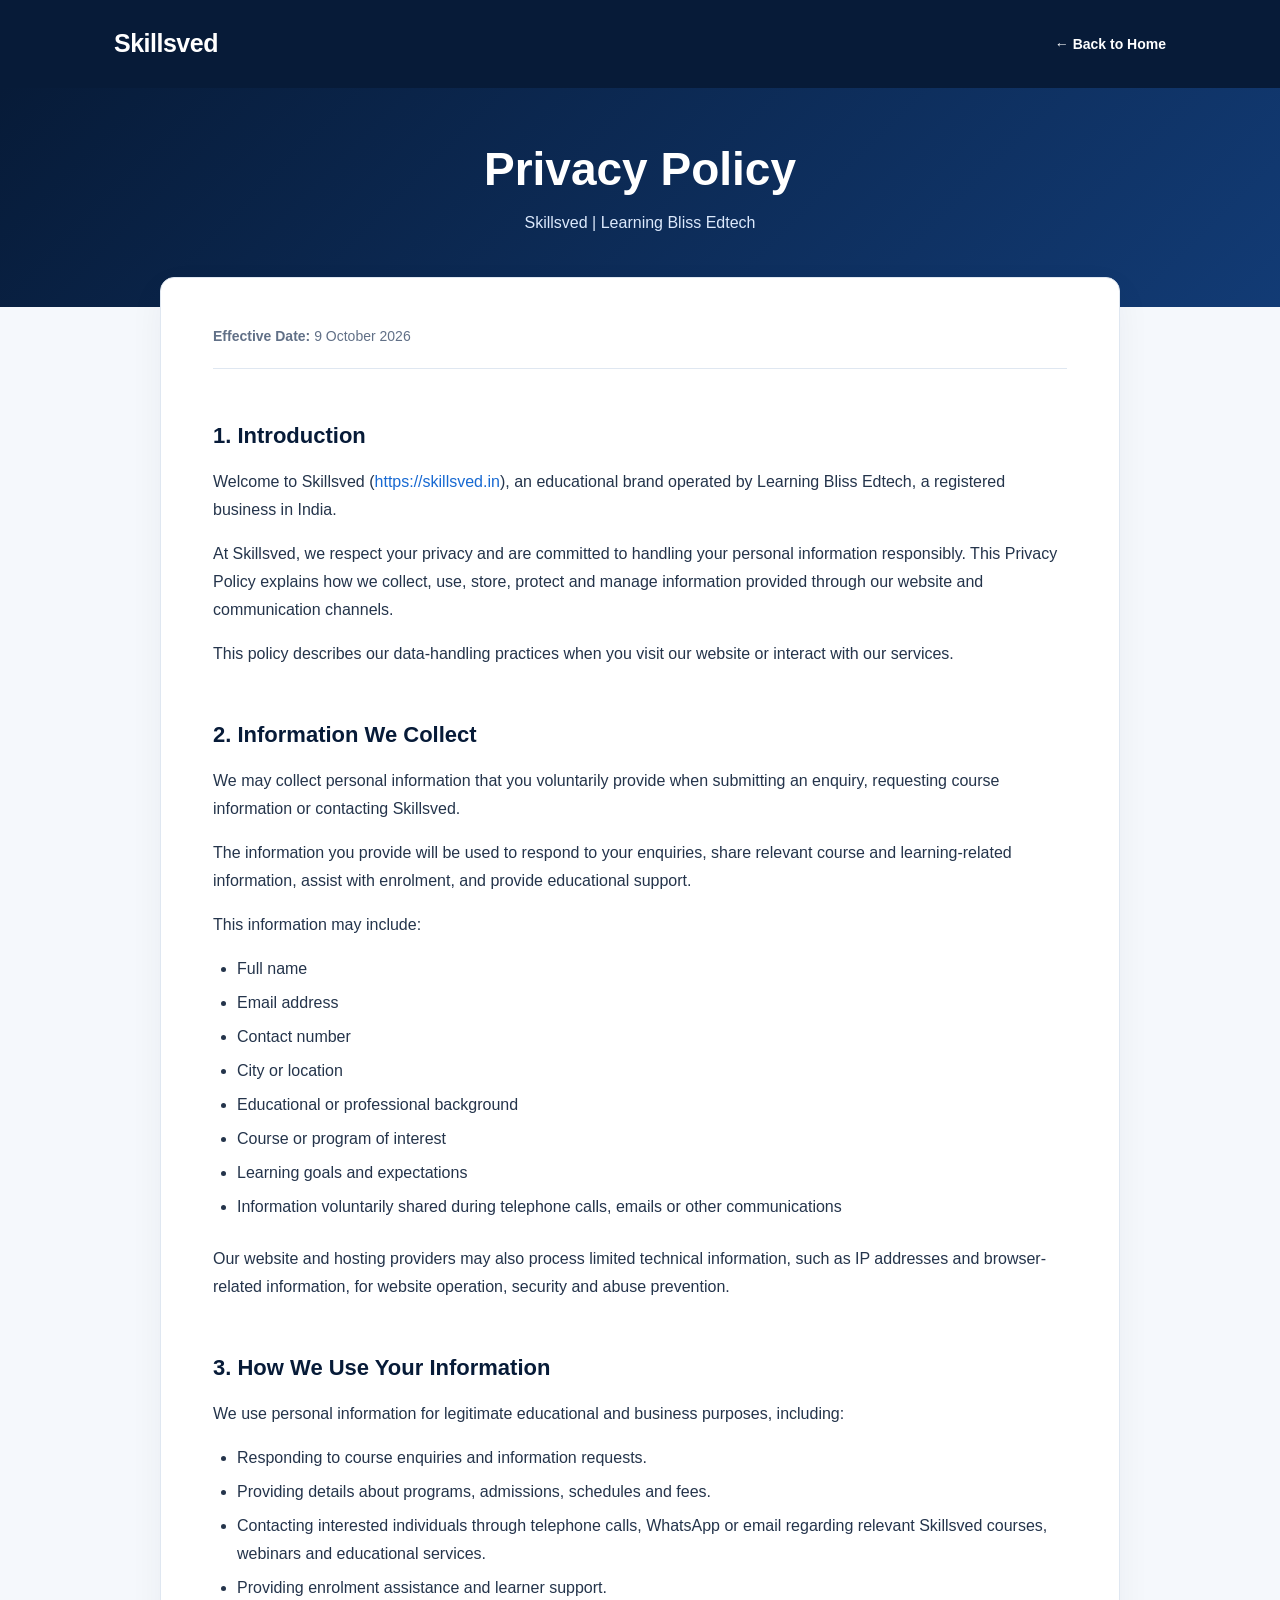
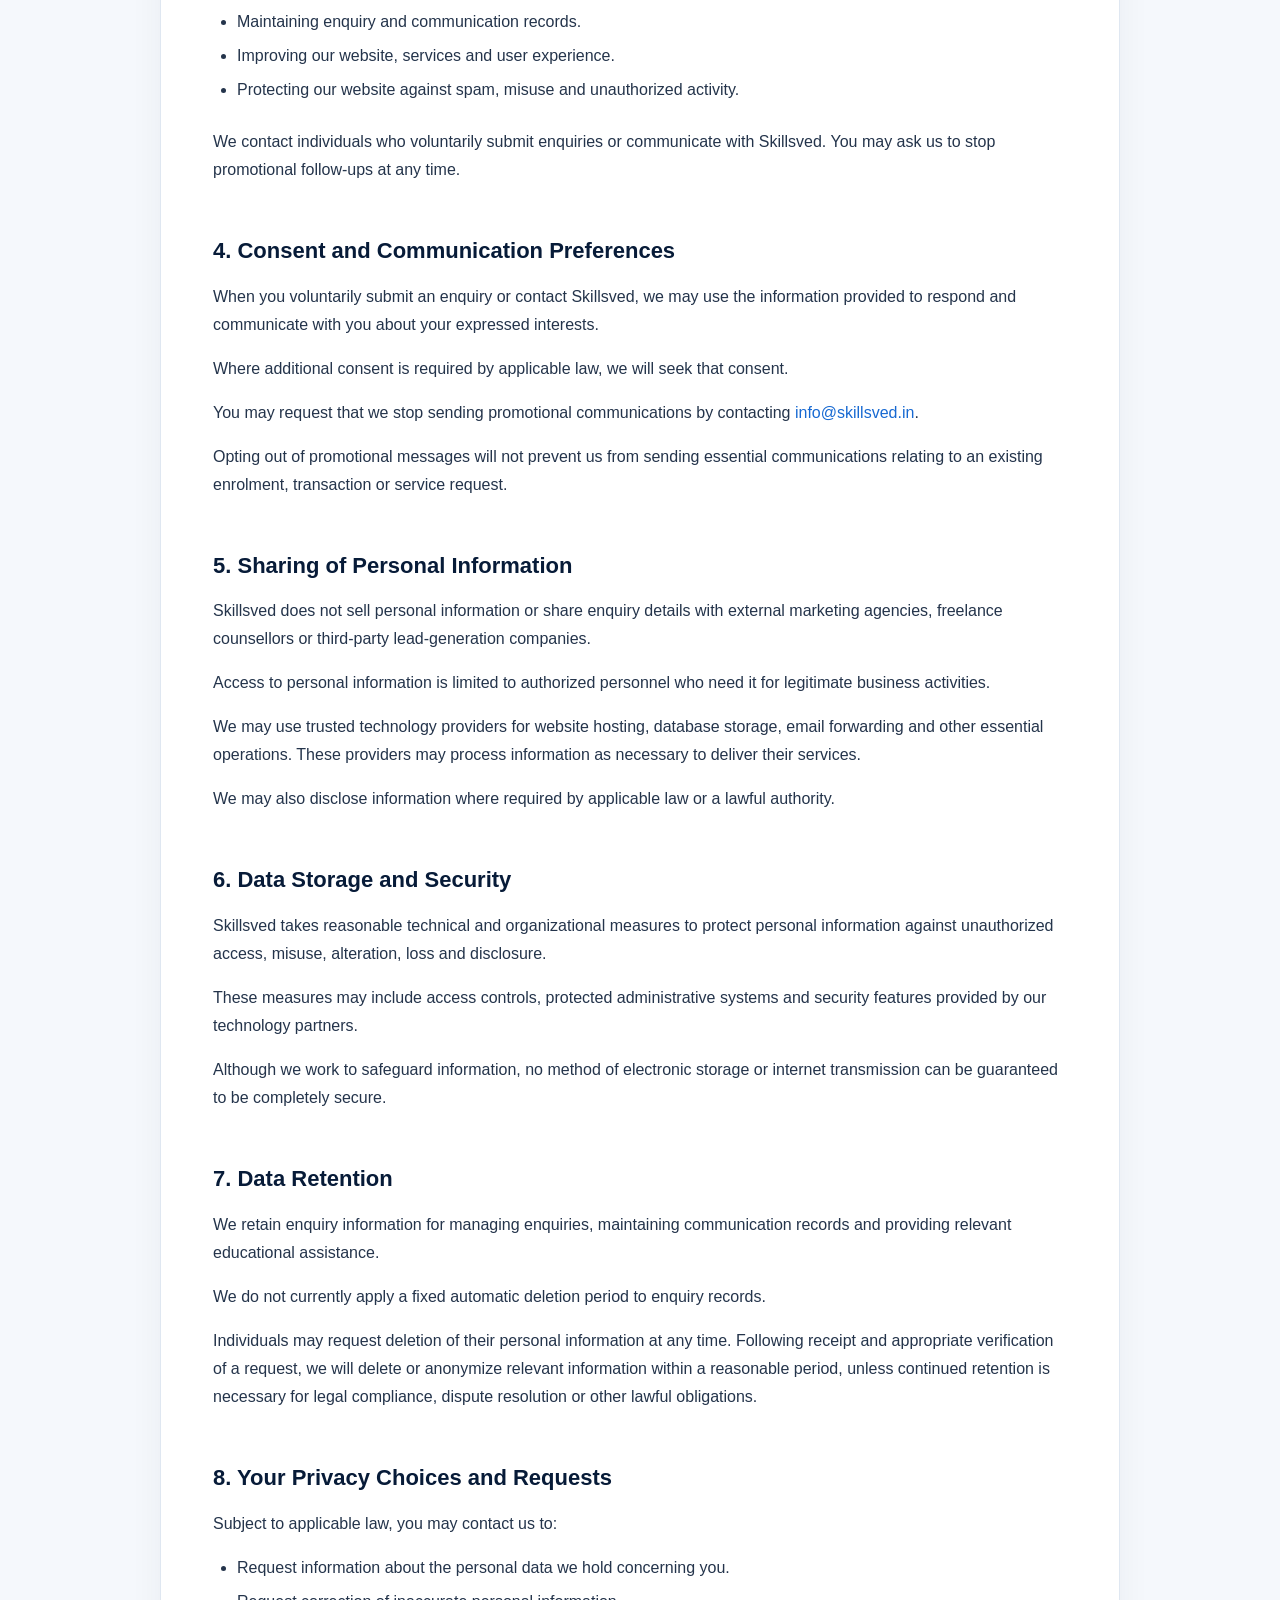
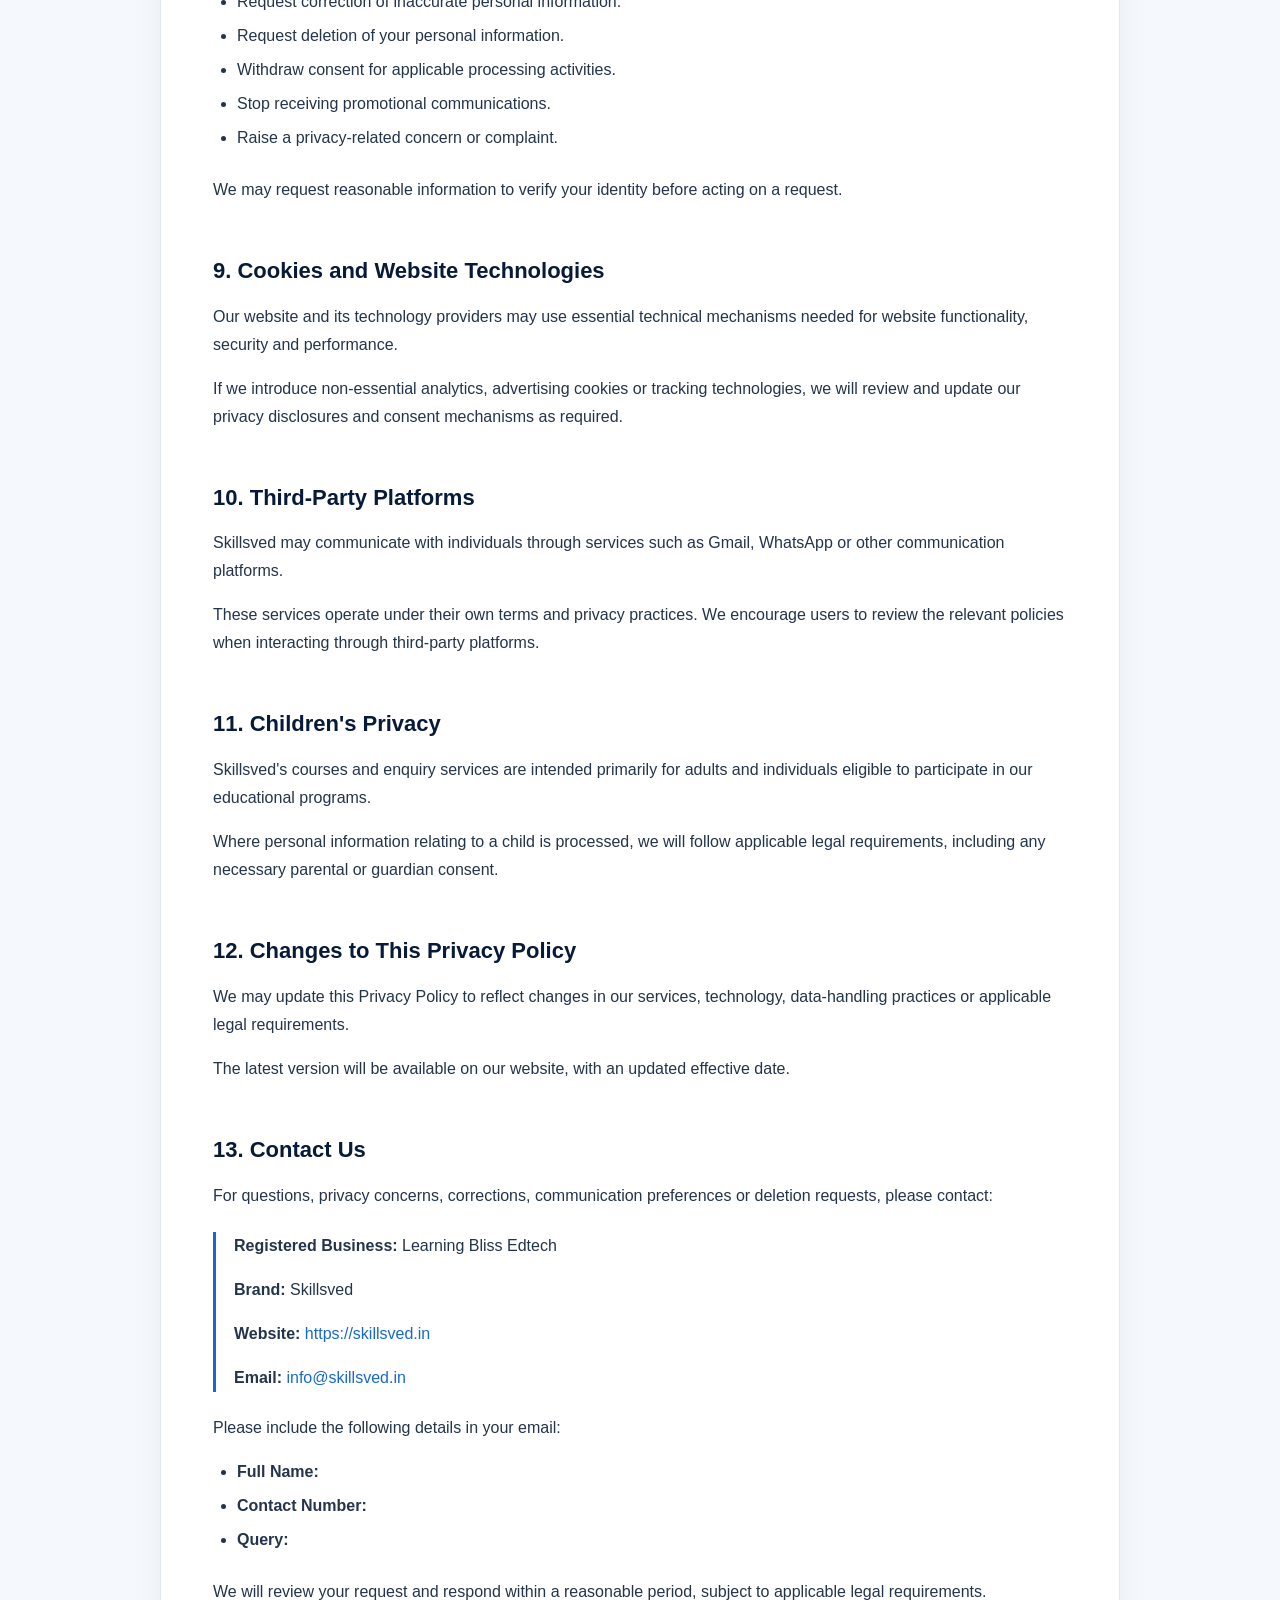
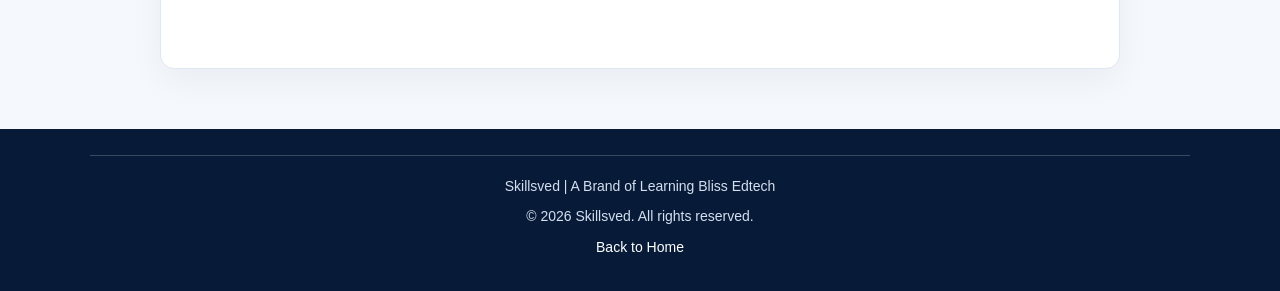
<file: frontend/privacy.html>
<!DOCTYPE html>
<html lang="en">
<head>
  <meta charset="UTF-8">
  <meta name="viewport" content="width=device-width, initial-scale=1.0">
  <meta name="description" content="Read the Skillsved Privacy Policy to learn how Learning Bliss Edtech collects, uses, protects and manages personal information.">

  <meta name="theme-color" content="#071b38">

  <title>Privacy Policy | Skillsved</title>

  <style>
    :root {
      --navy: #071b38;
      --blue: #1769d2;
      --text: #24344b;
      --muted: #617087;
      --border: #dfe7f1;
      --background: #f5f8fc;
      --white: #ffffff;
    }

    * {
      box-sizing: border-box;
    }

    html {
      scroll-behavior: smooth;
    }

    body {
      margin: 0;
      font-family: "Segoe UI", Arial, sans-serif;
      background: var(--background);
      color: var(--text);
      line-height: 1.75;
    }

    a {
      color: var(--blue);
      text-decoration: none;
    }

    a:hover {
      text-decoration: underline;
    }

    a:focus-visible {
      outline: 3px solid var(--blue);
      outline-offset: 4px;
    }

    .site-header {
      background: var(--navy);
      color: var(--white);
    }

    .header-inner {
      max-width: 1100px;
      margin: auto;
      padding: 22px 24px;
      display: flex;
      justify-content: space-between;
      align-items: center;
      gap: 20px;
    }

    .brand {
      font-size: 25px;
      font-weight: 750;
      letter-spacing: -0.5px;
      color: var(--white);
    }

    .brand:hover {
      text-decoration: none;
    }

    .home-link {
      color: var(--white);
      font-size: 14px;
      font-weight: 600;
    }

    .hero {
      background: linear-gradient(135deg, #071b38, #123b75);
      color: var(--white);
      padding: 54px 24px 70px;
      text-align: center;
    }

    .hero h1 {
      margin: 0 0 12px;
      font-size: clamp(30px, 5vw, 46px);
      line-height: 1.2;
    }

    .hero p {
      margin: 0;
      color: #dce9fc;
    }

    .policy-container {
      max-width: 1000px;
      margin: -30px auto 60px;
      padding: 0 20px;
      position: relative;
    }

    .policy-content {
      background: var(--white);
      border: 1px solid var(--border);
      border-radius: 14px;
      padding: 46px 52px;
      box-shadow: 0 12px 35px rgba(7, 27, 56, 0.05);
    }

    .effective-date {
      font-size: 14px;
      color: var(--muted);
      padding-bottom: 20px;
      border-bottom: 1px solid var(--border);
    }

    section {
      padding-top: 20px;
    }

    h2 {
      color: var(--navy);
      font-size: 22px;
      line-height: 1.4;
      margin: 16px 0;
    }

    p {
      margin: 0 0 16px;
    }

    ul {
      padding-left: 24px;
      margin: 0 0 18px;
    }

    li {
      padding-bottom: 6px;
    }

    .contact-details {
      border-left: 3px solid var(--blue);
      padding-left: 18px;
      margin: 22px 0;
    }

    .site-footer {
      background: var(--navy);
      color: #d4dfef;
      text-align: center;
      padding: 26px 20px;
      font-size: 14px;
    }

    .footer-divider {
      max-width: 1100px;
      margin: 0 auto 18px;
      border: 0;
      border-top: 1px solid rgba(255, 255, 255, 0.2);
    }

    .site-footer p {
      margin: 6px 0;
    }

    .site-footer a {
      color: var(--white);
    }

    @media (max-width: 600px) {
      .header-inner {
        padding: 18px 20px;
      }

      .brand {
        font-size: 22px;
      }

      .hero {
        padding: 42px 20px 58px;
      }

      .policy-container {
        padding: 0 12px;
        margin-bottom: 35px;
      }

      .policy-content {
        padding: 28px 20px;
        border-radius: 10px;
      }

      h2 {
        font-size: 19px;
      }

      body {
        font-size: 15px;
      }
    }
  </style>
</head>

<body>

  <header class="site-header">
    <div class="header-inner">
      <a class="brand" href="/">Skillsved</a>
      <a class="home-link" href="/">← Back to Home</a>
    </div>
  </header>

  <div class="hero">
    <h1>Privacy Policy</h1>
    <p>Skillsved | Learning Bliss Edtech</p>
  </div>

  <main class="policy-container">
    <article class="policy-content">

      <p class="effective-date">
        <strong>Effective Date:</strong> 9 October 2026
      </p>

      <section>
        <h2>1. Introduction</h2>
        <p>
          Welcome to Skillsved
          (<a href="https://skillsved.in">https://skillsved.in</a>),
          an educational brand operated by Learning Bliss Edtech,
          a registered business in India.
        </p>
        <p>
          At Skillsved, we respect your privacy and are committed to
          handling your personal information responsibly. This Privacy
          Policy explains how we collect, use, store, protect and manage
          information provided through our website and communication channels.
        </p>
        <p>
          This policy describes our data-handling practices when you
          visit our website or interact with our services.
        </p>
      </section>

      <section>
        <h2>2. Information We Collect</h2>
        <p>
          We may collect personal information that you voluntarily provide
          when submitting an enquiry, requesting course information or
          contacting Skillsved.
        </p>
        <p>
          The information you provide will be used to respond to your
          enquiries, share relevant course and learning-related information,
          assist with enrolment, and provide educational support.
        </p>

        <p>This information may include:</p>
        <ul>
          <li>Full name</li>
          <li>Email address</li>
          <li>Contact number</li>
          <li>City or location</li>
          <li>Educational or professional background</li>
          <li>Course or program of interest</li>
          <li>Learning goals and expectations</li>
          <li>Information voluntarily shared during telephone calls, emails or other communications</li>
        </ul>

        <p>
          Our website and hosting providers may also process limited
          technical information, such as IP addresses and browser-related
          information, for website operation, security and abuse prevention.
        </p>
      </section>

      <section>
        <h2>3. How We Use Your Information</h2>
        <p>
          We use personal information for legitimate educational and
          business purposes, including:
        </p>
        <ul>
          <li>Responding to course enquiries and information requests.</li>
          <li>Providing details about programs, admissions, schedules and fees.</li>
          <li>Contacting interested individuals through telephone calls, WhatsApp or email regarding relevant Skillsved courses, webinars and educational services.</li>
          <li>Providing enrolment assistance and learner support.</li>
          <li>Maintaining enquiry and communication records.</li>
          <li>Improving our website, services and user experience.</li>
          <li>Protecting our website against spam, misuse and unauthorized activity.</li>
        </ul>
        <p>
          We contact individuals who voluntarily submit enquiries or
          communicate with Skillsved. You may ask us to stop promotional
          follow-ups at any time.
        </p>
      </section>

      <section>
        <h2>4. Consent and Communication Preferences</h2>
        <p>
          When you voluntarily submit an enquiry or contact Skillsved,
          we may use the information provided to respond and communicate
          with you about your expressed interests.
        </p>
        <p>
          Where additional consent is required by applicable law,
          we will seek that consent.
        </p>
        <p>
          You may request that we stop sending promotional communications
          by contacting
          <a href="mailto:info@skillsved.in">info@skillsved.in</a>.
        </p>
        <p>
          Opting out of promotional messages will not prevent us from
          sending essential communications relating to an existing
          enrolment, transaction or service request.
        </p>
      </section>

      <section>
        <h2>5. Sharing of Personal Information</h2>
        <p>
          Skillsved does not sell personal information or share enquiry
          details with external marketing agencies, freelance counsellors
          or third-party lead-generation companies.
        </p>
        <p>
          Access to personal information is limited to authorized
          personnel who need it for legitimate business activities.
        </p>
        <p>
          We may use trusted technology providers for website hosting,
          database storage, email forwarding and other essential
          operations. These providers may process information as
          necessary to deliver their services.
        </p>
        <p>
          We may also disclose information where required by applicable
          law or a lawful authority.
        </p>
      </section>

      <section>
        <h2>6. Data Storage and Security</h2>
        <p>
          Skillsved takes reasonable technical and organizational
          measures to protect personal information against unauthorized
          access, misuse, alteration, loss and disclosure.
        </p>
        <p>
          These measures may include access controls, protected
          administrative systems and security features provided by
          our technology partners.
        </p>
        <p>
          Although we work to safeguard information, no method of
          electronic storage or internet transmission can be
          guaranteed to be completely secure.
        </p>
      </section>

      <section>
        <h2>7. Data Retention</h2>
        <p>
          We retain enquiry information for managing enquiries,
          maintaining communication records and providing relevant
          educational assistance.
        </p>
        <p>
          We do not currently apply a fixed automatic deletion period
          to enquiry records.
        </p>
        <p>
          Individuals may request deletion of their personal information
          at any time. Following receipt and appropriate verification
          of a request, we will delete or anonymize relevant information
          within a reasonable period, unless continued retention is
          necessary for legal compliance, dispute resolution or other
          lawful obligations.
        </p>
      </section>

      <section>
        <h2>8. Your Privacy Choices and Requests</h2>
        <p>
          Subject to applicable law, you may contact us to:
        </p>
        <ul>
          <li>Request information about the personal data we hold concerning you.</li>
          <li>Request correction of inaccurate personal information.</li>
          <li>Request deletion of your personal information.</li>
          <li>Withdraw consent for applicable processing activities.</li>
          <li>Stop receiving promotional communications.</li>
          <li>Raise a privacy-related concern or complaint.</li>
        </ul>
        <p>
          We may request reasonable information to verify your
          identity before acting on a request.
        </p>
      </section>

      <section>
        <h2>9. Cookies and Website Technologies</h2>
        <p>
          Our website and its technology providers may use essential
          technical mechanisms needed for website functionality,
          security and performance.
        </p>
        <p>
          If we introduce non-essential analytics, advertising cookies
          or tracking technologies, we will review and update our
          privacy disclosures and consent mechanisms as required.
        </p>
      </section>

      <section>
        <h2>10. Third-Party Platforms</h2>
        <p>
          Skillsved may communicate with individuals through services
          such as Gmail, WhatsApp or other communication platforms.
        </p>
        <p>
          These services operate under their own terms and privacy
          practices. We encourage users to review the relevant
          policies when interacting through third-party platforms.
        </p>
      </section>

      <section>
        <h2>11. Children's Privacy</h2>
        <p>
          Skillsved's courses and enquiry services are intended
          primarily for adults and individuals eligible to
          participate in our educational programs.
        </p>
        <p>
          Where personal information relating to a child is processed,
          we will follow applicable legal requirements, including
          any necessary parental or guardian consent.
        </p>
      </section>

      <section>
        <h2>12. Changes to This Privacy Policy</h2>
        <p>
          We may update this Privacy Policy to reflect changes in
          our services, technology, data-handling practices or
          applicable legal requirements.
        </p>
        <p>
          The latest version will be available on our website,
          with an updated effective date.
        </p>
      </section>

      <section>
        <h2>13. Contact Us</h2>
        <p>
          For questions, privacy concerns, corrections,
          communication preferences or deletion requests,
          please contact:
        </p>

        <div class="contact-details">
          <p><strong>Registered Business:</strong> Learning Bliss Edtech</p>
          <p><strong>Brand:</strong> Skillsved</p>
          <p>
            <strong>Website:</strong>
            <a href="https://skillsved.in">https://skillsved.in</a>
          </p>
          <p>
            <strong>Email:</strong>
            <a href="mailto:info@skillsved.in">info@skillsved.in</a>
          </p>
        </div>

        <p>Please include the following details in your email:</p>

        <ul>
          <li><strong>Full Name:</strong></li>
          <li><strong>Contact Number:</strong></li>
          <li><strong>Query:</strong></li>
        </ul>

        <p>
          We will review your request and respond within a reasonable
          period, subject to applicable legal requirements.
        </p>
      </section>

    </article>
  </main>

  <footer class="site-footer">
    <hr class="footer-divider">
    <p>Skillsved | A Brand of Learning Bliss Edtech</p>
    <p>© 2026 Skillsved. All rights reserved.</p>
    <p><a href="/">Back to Home</a></p>
  </footer>

</body>
</html>
</file>
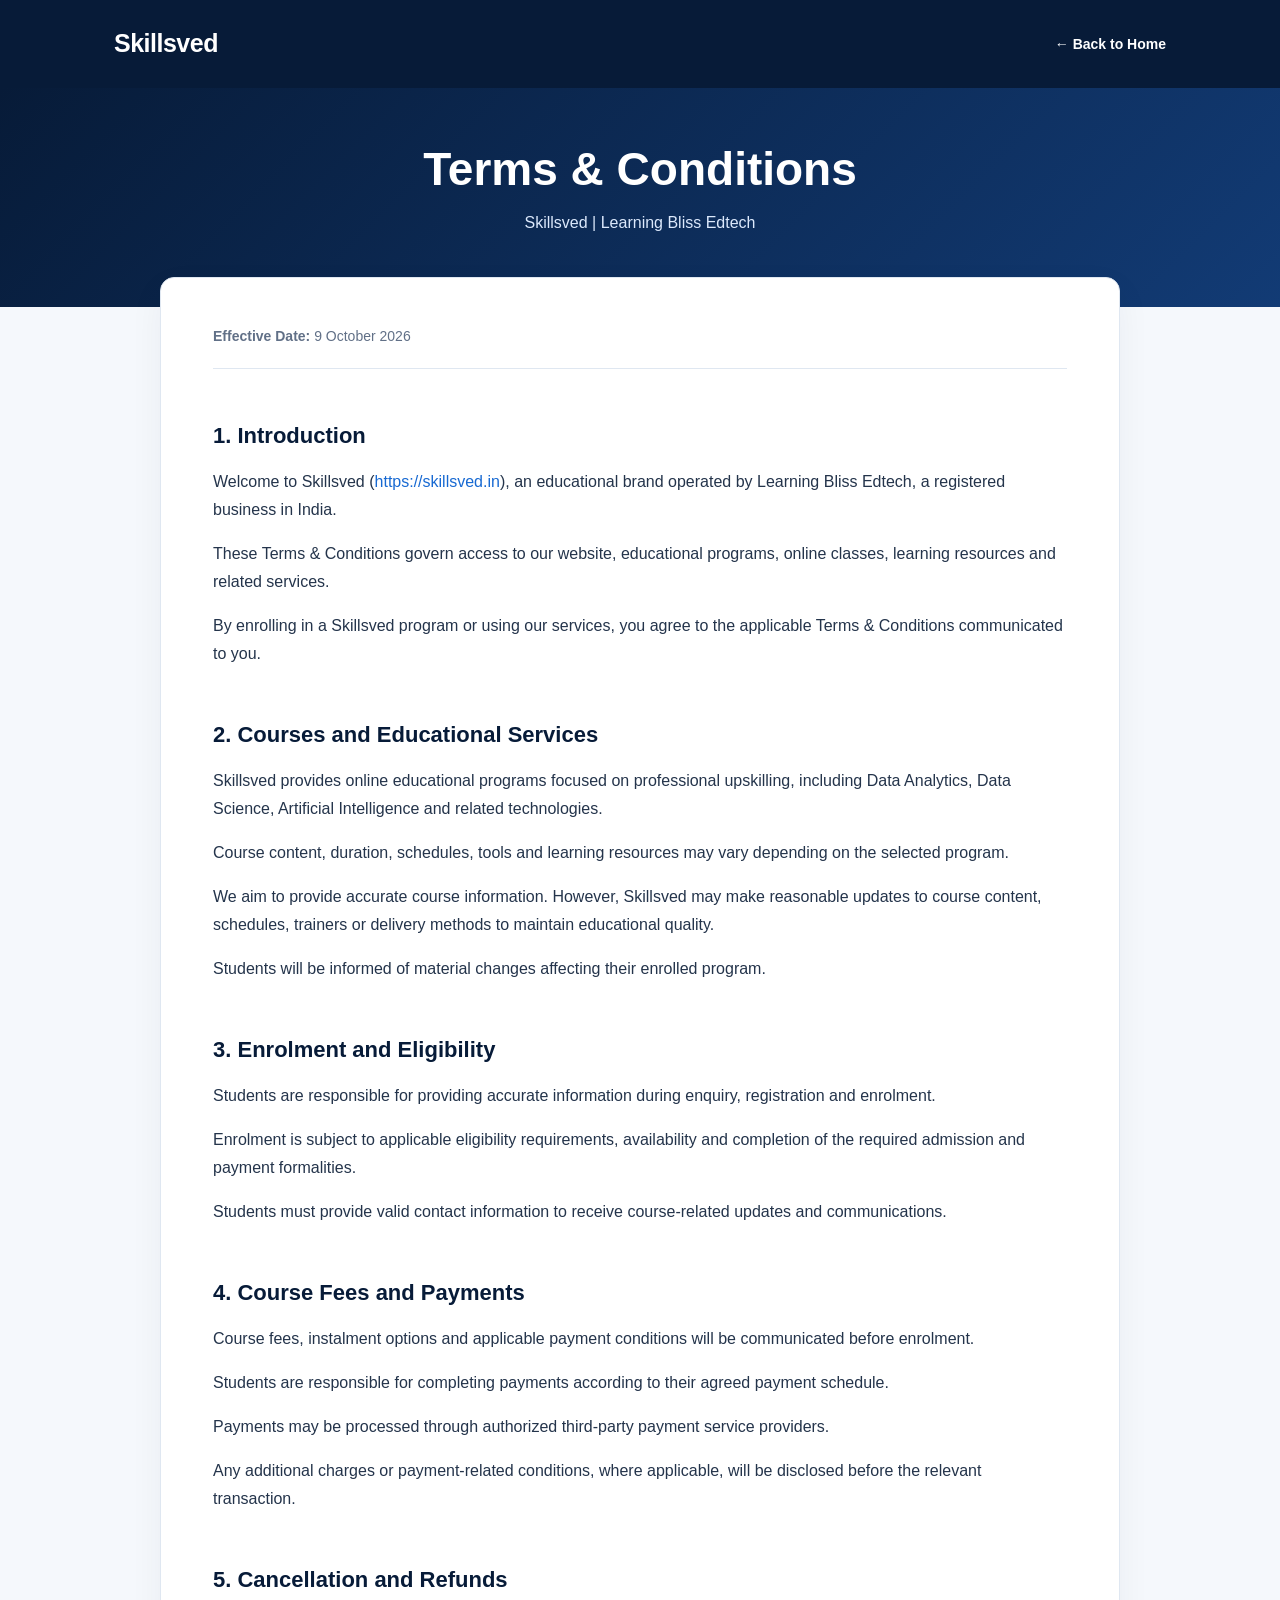
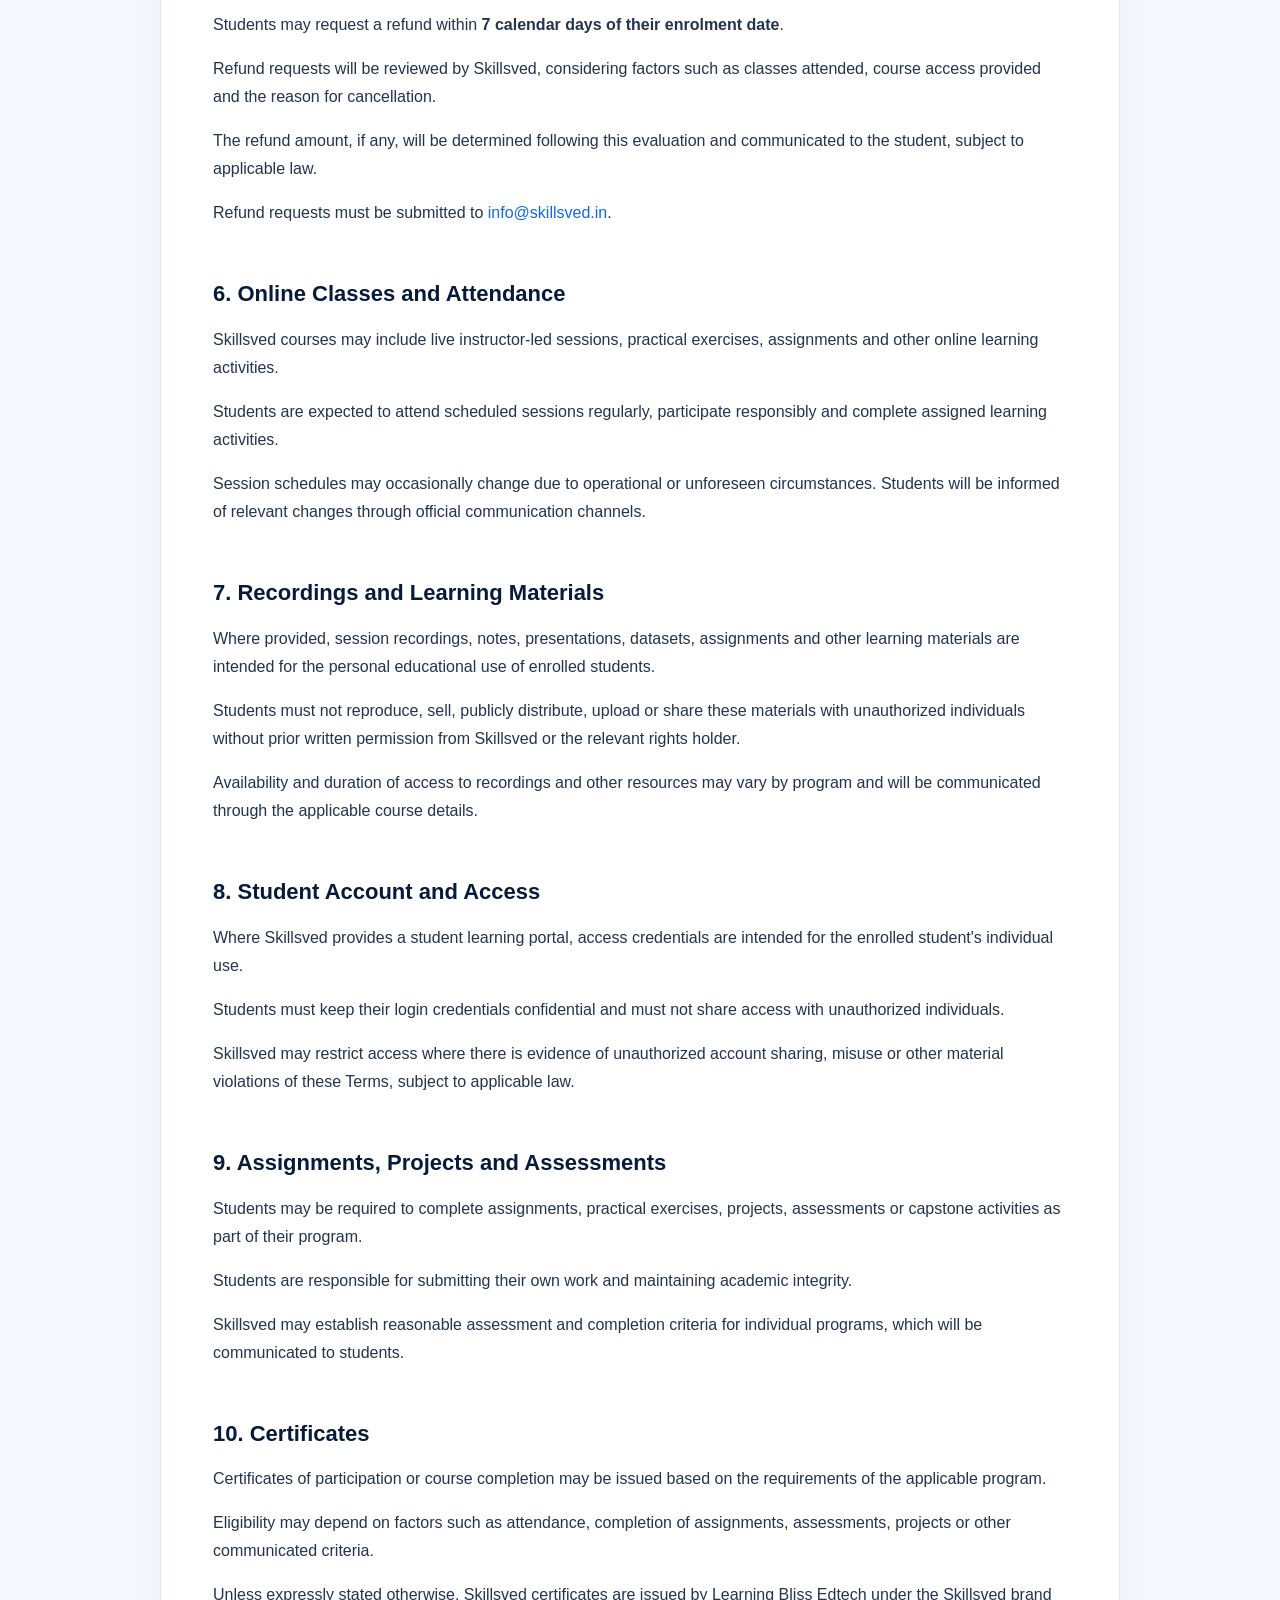
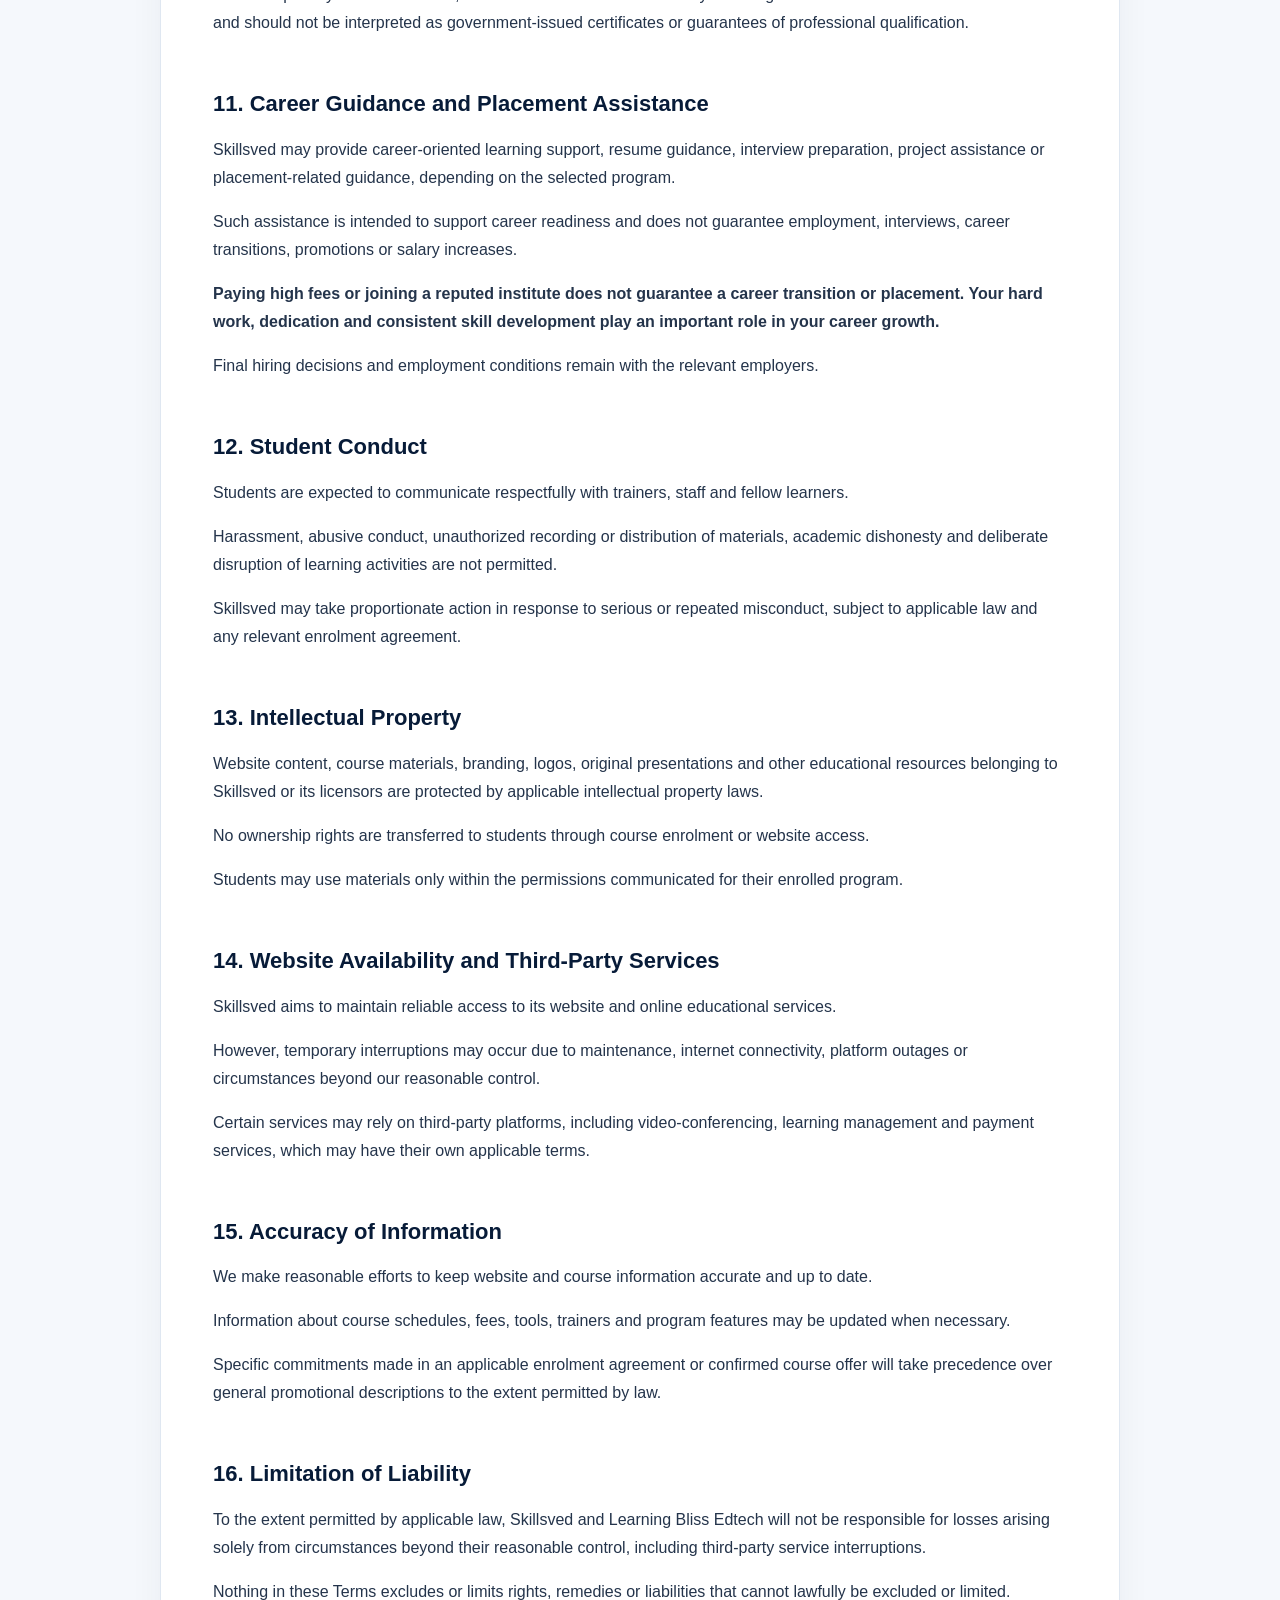
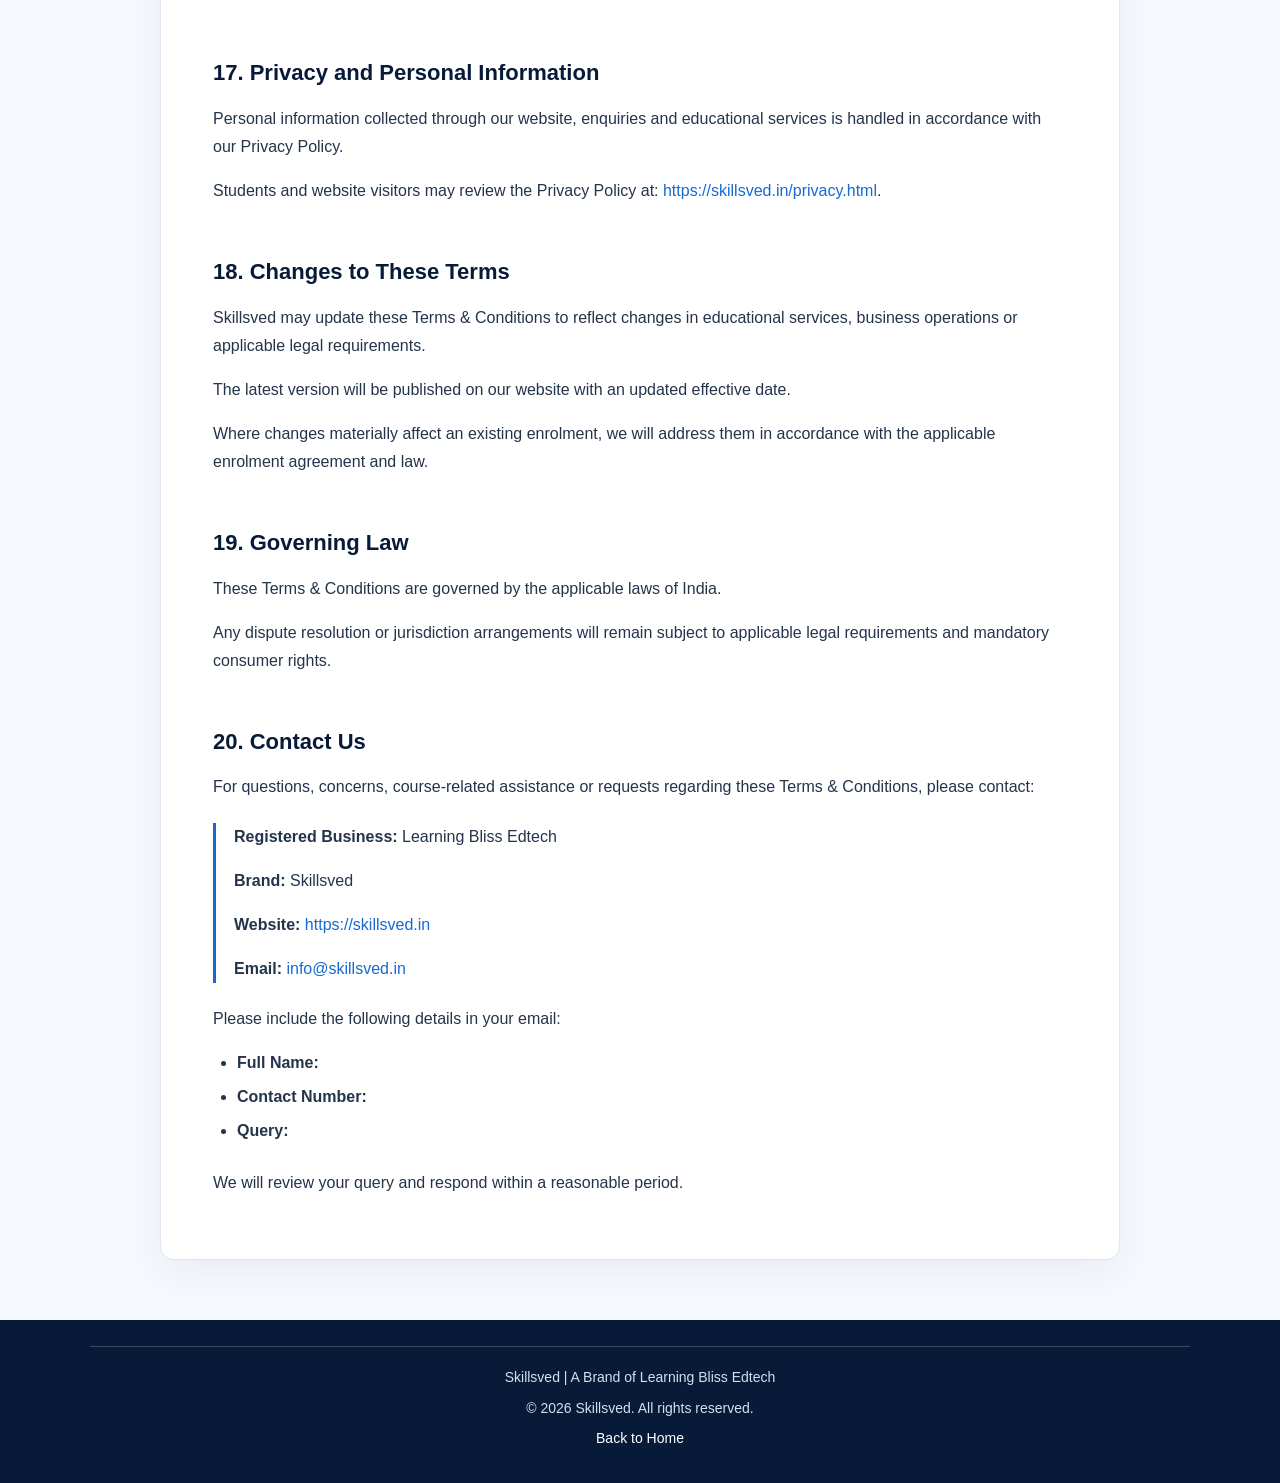
<file: frontend/terms.html>
<!DOCTYPE html>
<html lang="en">
<head>
  <meta charset="UTF-8">
  <meta name="viewport" content="width=device-width, initial-scale=1.0">
  <meta name="description" content="Read the Skillsved Terms and Conditions for online courses, enrolment, payments, learning resources, certificates and career support.">
  
  <meta name="theme-color" content="#071b38">

  <title>Terms &amp; Conditions | Skillsved</title>

  <style>
    :root {
      --navy: #071b38;
      --blue: #1769d2;
      --text: #24344b;
      --muted: #617087;
      --border: #dfe7f1;
      --background: #f5f8fc;
      --white: #ffffff;
    }

    * {
      box-sizing: border-box;
    }

    html {
      scroll-behavior: smooth;
    }

    body {
      margin: 0;
      font-family: "Segoe UI", Arial, sans-serif;
      background: var(--background);
      color: var(--text);
      line-height: 1.75;
    }

    a {
      color: var(--blue);
      text-decoration: none;
    }

    a:hover {
      text-decoration: underline;
    }

    a:focus-visible {
      outline: 3px solid var(--blue);
      outline-offset: 4px;
    }

    .site-header {
      background: var(--navy);
      color: var(--white);
    }

    .header-inner {
      max-width: 1100px;
      margin: auto;
      padding: 22px 24px;
      display: flex;
      justify-content: space-between;
      align-items: center;
      gap: 20px;
    }

    .brand {
      font-size: 25px;
      font-weight: 750;
      letter-spacing: -0.5px;
      color: var(--white);
    }

    .brand:hover {
      text-decoration: none;
    }

    .home-link {
      color: var(--white);
      font-size: 14px;
      font-weight: 600;
    }

    .hero {
      background: linear-gradient(135deg, #071b38, #123b75);
      color: var(--white);
      padding: 54px 24px 70px;
      text-align: center;
    }

    .hero h1 {
      margin: 0 0 12px;
      font-size: clamp(30px, 5vw, 46px);
      line-height: 1.2;
    }

    .hero p {
      margin: 0;
      color: #dce9fc;
    }

    .policy-container {
      max-width: 1000px;
      margin: -30px auto 60px;
      padding: 0 20px;
      position: relative;
    }

    .policy-content {
      background: var(--white);
      border: 1px solid var(--border);
      border-radius: 14px;
      padding: 46px 52px;
      box-shadow: 0 12px 35px rgba(7, 27, 56, 0.05);
    }

    .effective-date {
      font-size: 14px;
      color: var(--muted);
      padding-bottom: 20px;
      border-bottom: 1px solid var(--border);
    }

    section {
      padding-top: 20px;
    }

    h2 {
      color: var(--navy);
      font-size: 22px;
      line-height: 1.4;
      margin: 16px 0;
    }

    p {
      margin: 0 0 16px;
    }

    ul {
      padding-left: 24px;
      margin: 0 0 18px;
    }

    li {
      padding-bottom: 6px;
    }

    .contact-details {
      border-left: 3px solid var(--blue);
      padding-left: 18px;
      margin: 22px 0;
    }

    .site-footer {
      background: var(--navy);
      color: #d4dfef;
      text-align: center;
      padding: 26px 20px;
      font-size: 14px;
    }

    .footer-divider {
      max-width: 1100px;
      margin: 0 auto 18px;
      border: 0;
      border-top: 1px solid rgba(255, 255, 255, 0.2);
    }

    .site-footer p {
      margin: 6px 0;
    }

    .site-footer a {
      color: var(--white);
    }

    @media (max-width: 600px) {
      .header-inner {
        padding: 18px 20px;
      }

      .brand {
        font-size: 22px;
      }

      .hero {
        padding: 42px 20px 58px;
      }

      .policy-container {
        padding: 0 12px;
        margin-bottom: 35px;
      }

      .policy-content {
        padding: 28px 20px;
        border-radius: 10px;
      }

      h2 {
        font-size: 19px;
      }

      body {
        font-size: 15px;
      }
    }
  </style>
</head>

<body>

  <header class="site-header">
    <div class="header-inner">
      <a class="brand" href="/">Skillsved</a>
      <a class="home-link" href="/">← Back to Home</a>
    </div>
  </header>

  <div class="hero">
    <h1>Terms &amp; Conditions</h1>
    <p>Skillsved | Learning Bliss Edtech</p>
  </div>

  <main class="policy-container">
    <article class="policy-content">

      <p class="effective-date">
        <strong>Effective Date:</strong> 9 October 2026
      </p>

      <section>
        <h2>1. Introduction</h2>
        <p>
          Welcome to Skillsved
          (<a href="https://skillsved.in">https://skillsved.in</a>),
          an educational brand operated by Learning Bliss Edtech,
          a registered business in India.
        </p>
        <p>
          These Terms &amp; Conditions govern access to our website,
          educational programs, online classes, learning resources
          and related services.
        </p>
        <p>
          By enrolling in a Skillsved program or using our services,
          you agree to the applicable Terms &amp; Conditions
          communicated to you.
        </p>
      </section>

      <section>
        <h2>2. Courses and Educational Services</h2>
        <p>
          Skillsved provides online educational programs focused on
          professional upskilling, including Data Analytics, Data Science,
          Artificial Intelligence and related technologies.
        </p>
        <p>
          Course content, duration, schedules, tools and learning resources
          may vary depending on the selected program.
        </p>
        <p>
          We aim to provide accurate course information. However, Skillsved
          may make reasonable updates to course content, schedules, trainers
          or delivery methods to maintain educational quality.
        </p>
        <p>
          Students will be informed of material changes affecting their
          enrolled program.
        </p>
      </section>

      <section>
        <h2>3. Enrolment and Eligibility</h2>
        <p>
          Students are responsible for providing accurate information
          during enquiry, registration and enrolment.
        </p>
        <p>
          Enrolment is subject to applicable eligibility requirements,
          availability and completion of the required admission and
          payment formalities.
        </p>
        <p>
          Students must provide valid contact information to receive
          course-related updates and communications.
        </p>
      </section>

      <section>
        <h2>4. Course Fees and Payments</h2>
        <p>
          Course fees, instalment options and applicable payment conditions
          will be communicated before enrolment.
        </p>
        <p>
          Students are responsible for completing payments according
          to their agreed payment schedule.
        </p>
        <p>
          Payments may be processed through authorized third-party
          payment service providers.
        </p>
        <p>
          Any additional charges or payment-related conditions,
          where applicable, will be disclosed before the relevant transaction.
        </p>
      </section>

      <section>
        <h2>5. Cancellation and Refunds</h2>
        <p>
          Students may request a refund within
          <strong>7 calendar days of their enrolment date</strong>.
        </p>
        <p>
          Refund requests will be reviewed by Skillsved, considering factors
          such as classes attended, course access provided and the reason
          for cancellation.
        </p>
        <p>
          The refund amount, if any, will be determined following this
          evaluation and communicated to the student, subject to applicable law.
        </p>
        <p>
          Refund requests must be submitted to
          <a href="mailto:info@skillsved.in">info@skillsved.in</a>.
        </p>
      </section>

      <section>
        <h2>6. Online Classes and Attendance</h2>
        <p>
          Skillsved courses may include live instructor-led sessions,
          practical exercises, assignments and other online learning activities.
        </p>
        <p>
          Students are expected to attend scheduled sessions regularly,
          participate responsibly and complete assigned learning activities.
        </p>
        <p>
          Session schedules may occasionally change due to operational or
          unforeseen circumstances. Students will be informed of relevant
          changes through official communication channels.
        </p>
      </section>

      <section>
        <h2>7. Recordings and Learning Materials</h2>
        <p>
          Where provided, session recordings, notes, presentations, datasets,
          assignments and other learning materials are intended for the
          personal educational use of enrolled students.
        </p>
        <p>
          Students must not reproduce, sell, publicly distribute, upload
          or share these materials with unauthorized individuals without
          prior written permission from Skillsved or the relevant rights holder.
        </p>
        <p>
          Availability and duration of access to recordings and other resources
          may vary by program and will be communicated through the applicable
          course details.
        </p>
      </section>

      <section>
        <h2>8. Student Account and Access</h2>
        <p>
          Where Skillsved provides a student learning portal, access
          credentials are intended for the enrolled student's individual use.
        </p>
        <p>
          Students must keep their login credentials confidential and
          must not share access with unauthorized individuals.
        </p>
        <p>
          Skillsved may restrict access where there is evidence of unauthorized
          account sharing, misuse or other material violations of these Terms,
          subject to applicable law.
        </p>
      </section>

      <section>
        <h2>9. Assignments, Projects and Assessments</h2>
        <p>
          Students may be required to complete assignments, practical exercises,
          projects, assessments or capstone activities as part of their program.
        </p>
        <p>
          Students are responsible for submitting their own work and
          maintaining academic integrity.
        </p>
        <p>
          Skillsved may establish reasonable assessment and completion criteria
          for individual programs, which will be communicated to students.
        </p>
      </section>

      <section>
        <h2>10. Certificates</h2>
        <p>
          Certificates of participation or course completion may be issued
          based on the requirements of the applicable program.
        </p>
        <p>
          Eligibility may depend on factors such as attendance, completion
          of assignments, assessments, projects or other communicated criteria.
        </p>
        <p>
          Unless expressly stated otherwise, Skillsved certificates are
          issued by Learning Bliss Edtech under the Skillsved brand and
          should not be interpreted as government-issued certificates
          or guarantees of professional qualification.
        </p>
      </section>

      <section>
        <h2>11. Career Guidance and Placement Assistance</h2>
        <p>
          Skillsved may provide career-oriented learning support, resume
          guidance, interview preparation, project assistance or
          placement-related guidance, depending on the selected program.
        </p>
        <p>
          Such assistance is intended to support career readiness and does
          not guarantee employment, interviews, career transitions,
          promotions or salary increases.
        </p>
        <p>
          <strong>
            Paying high fees or joining a reputed institute does not
            guarantee a career transition or placement. Your hard work,
            dedication and consistent skill development play an important
            role in your career growth.
          </strong>
        </p>
        <p>
          Final hiring decisions and employment conditions remain with
          the relevant employers.
        </p>
      </section>

      <section>
        <h2>12. Student Conduct</h2>
        <p>
          Students are expected to communicate respectfully with trainers,
          staff and fellow learners.
        </p>
        <p>
          Harassment, abusive conduct, unauthorized recording or distribution
          of materials, academic dishonesty and deliberate disruption of
          learning activities are not permitted.
        </p>
        <p>
          Skillsved may take proportionate action in response to serious
          or repeated misconduct, subject to applicable law and any
          relevant enrolment agreement.
        </p>
      </section>

      <section>
        <h2>13. Intellectual Property</h2>
        <p>
          Website content, course materials, branding, logos, original
          presentations and other educational resources belonging to Skillsved
          or its licensors are protected by applicable intellectual property laws.
        </p>
        <p>
          No ownership rights are transferred to students through course
          enrolment or website access.
        </p>
        <p>
          Students may use materials only within the permissions
          communicated for their enrolled program.
        </p>
      </section>

      <section>
        <h2>14. Website Availability and Third-Party Services</h2>
        <p>
          Skillsved aims to maintain reliable access to its website
          and online educational services.
        </p>
        <p>
          However, temporary interruptions may occur due to maintenance,
          internet connectivity, platform outages or circumstances
          beyond our reasonable control.
        </p>
        <p>
          Certain services may rely on third-party platforms, including
          video-conferencing, learning management and payment services,
          which may have their own applicable terms.
        </p>
      </section>

      <section>
        <h2>15. Accuracy of Information</h2>
        <p>
          We make reasonable efforts to keep website and course
          information accurate and up to date.
        </p>
        <p>
          Information about course schedules, fees, tools, trainers
          and program features may be updated when necessary.
        </p>
        <p>
          Specific commitments made in an applicable enrolment agreement
          or confirmed course offer will take precedence over general
          promotional descriptions to the extent permitted by law.
        </p>
      </section>

      <section>
        <h2>16. Limitation of Liability</h2>
        <p>
          To the extent permitted by applicable law, Skillsved and
          Learning Bliss Edtech will not be responsible for losses
          arising solely from circumstances beyond their reasonable
          control, including third-party service interruptions.
        </p>
        <p>
          Nothing in these Terms excludes or limits rights, remedies
          or liabilities that cannot lawfully be excluded or limited.
        </p>
      </section>

      <section>
        <h2>17. Privacy and Personal Information</h2>
        <p>
          Personal information collected through our website, enquiries
          and educational services is handled in accordance with
          our Privacy Policy.
        </p>
        <p>
          Students and website visitors may review the Privacy Policy at:
          <a href="/privacy.html">https://skillsved.in/privacy.html</a>.
        </p>
      </section>

      <section>
        <h2>18. Changes to These Terms</h2>
        <p>
          Skillsved may update these Terms &amp; Conditions to reflect changes
          in educational services, business operations or applicable
          legal requirements.
        </p>
        <p>
          The latest version will be published on our website with
          an updated effective date.
        </p>
        <p>
          Where changes materially affect an existing enrolment,
          we will address them in accordance with the applicable
          enrolment agreement and law.
        </p>
      </section>

      <section>
        <h2>19. Governing Law</h2>
        <p>
          These Terms &amp; Conditions are governed by the applicable
          laws of India.
        </p>
        <p>
          Any dispute resolution or jurisdiction arrangements will
          remain subject to applicable legal requirements and
          mandatory consumer rights.
        </p>
      </section>

      <section>
        <h2>20. Contact Us</h2>
        <p>
          For questions, concerns, course-related assistance or requests
          regarding these Terms &amp; Conditions, please contact:
        </p>

        <div class="contact-details">
          <p><strong>Registered Business:</strong> Learning Bliss Edtech</p>
          <p><strong>Brand:</strong> Skillsved</p>
          <p>
            <strong>Website:</strong>
            <a href="https://skillsved.in">https://skillsved.in</a>
          </p>
          <p>
            <strong>Email:</strong>
            <a href="mailto:info@skillsved.in">info@skillsved.in</a>
          </p>
        </div>

        <p>Please include the following details in your email:</p>

        <ul>
          <li><strong>Full Name:</strong></li>
          <li><strong>Contact Number:</strong></li>
          <li><strong>Query:</strong></li>
        </ul>

        <p>
          We will review your query and respond within a reasonable period.
        </p>
      </section>

    </article>
  </main>

  <footer class="site-footer">
    <hr class="footer-divider">
    <p>Skillsved | A Brand of Learning Bliss Edtech</p>
    <p>© 2026 Skillsved. All rights reserved.</p>
    <p><a href="/">Back to Home</a></p>
  </footer>

</body>
</html>
</file>
<file: frontend/css/style.css>
:root {
    --navy: #031426;
    --navy2: #061a2f;
    --blue: #0864b5;
    --blue2: #075fad;
    --sky: #79c1ff;
    --ink: #111827;
    --text: #536276;
    --muted: #6d7b8d;
    --line: #e3e9f0;
    --surface: #f6f9fc;
    --yellow: #ffd24d;
    --max: 1200px;
    --shadow: 0 24px 65px rgba(13, 48, 79, .12)
}

* {
    box-sizing: border-box
}

html {
    scroll-behavior: smooth;
    scroll-padding-top: 90px
}

body {
    margin: 0;
    min-width: 0;
    color: var(--ink);
    background: #fff;
    font-family: Inter, ui-sans-serif, -apple-system, BlinkMacSystemFont, "Segoe UI", Roboto, Arial, sans-serif;
    -webkit-font-smoothing: antialiased
}

img,
video {
    max-width: 100%
}

a,
button,
input,
select,
textarea {
    font: inherit
}

a:focus-visible,
button:focus-visible,
input:focus-visible,
select:focus-visible,
textarea:focus-visible {
    outline: 3px solid rgba(22, 131, 216, .28);
    outline-offset: 3px
}

.skip-link {
    position: fixed;
    left: 16px;
    top: -80px;
    z-index: 9999;
    padding: 12px 16px;
    border-radius: 8px;
    background: var(--ink);
    color: #fff
}

.skip-link:focus {
    top: 16px
}

.section-shell {
    width: min(var(--max), calc(100% - 48px));
    margin-inline: auto
}

.eyebrow {
    margin: 0 0 16px;
    color: var(--blue);
    font-size: 13px;
    font-weight: 800;
    letter-spacing: .14em;
    line-height: 1.4
}

.eyebrow.light {
    color: var(--sky)
}

.btn {
    min-height: 52px;
    display: inline-flex;
    align-items: center;
    justify-content: center;
    gap: 10px;
    padding: 0 22px;
    border: 1px solid transparent;
    border-radius: 10px;
    font-weight: 750;
    text-decoration: none;
    cursor: pointer;
    transition: .25s
}

.btn:hover {
    transform: translateY(-2px)
}

.btn-primary {
    color: #fff;
    background: linear-gradient(135deg, var(--blue), #07549a);
    box-shadow: 0 12px 28px rgba(8, 100, 181, .18)
}

.btn-secondary {
    color: var(--blue2);
    border-color: #cfdae6;
    background: #fff
}

.site-header {
    position: sticky;
    top: 0;
    z-index: 1000;
    background: rgba(255, 255, 255, .94);
    border-bottom: 1px solid #e4eaf0;
    backdrop-filter: blur(14px)
}

.navbar {
    width: min(var(--max), calc(100% - 48px));
    min-height: 82px;
    margin: auto;
    display: flex;
    align-items: center;
    gap: 30px
}

.brand {
    display: inline-flex
}

.brand-logo {
    display: block;
    width: 175px
}

.nav-links {
    margin-left: auto;
    display: flex;
    gap: 34px
}

.nav-links a {
    position: relative;
    color: #263448;
    font-size: 15px;
    font-weight: 600;
    text-decoration: none
}

.nav-links a:after {
    content: "";
    position: absolute;
    left: 0;
    right: 100%;
    bottom: -8px;
    height: 2px;
    background: var(--blue);
    transition: .25s
}

.nav-links a:hover,
.nav-links a.active {
    color: var(--blue)
}

.nav-links a:hover:after,
.nav-links a.active:after {
    right: 0
}

.student-login {
    margin-left: 14px;
    min-height: 46px;
    display: inline-flex;
    align-items: center;
    padding: 0 20px;
    border-radius: 9px;
    color: #fff;
    background: var(--blue2);
    font-weight: 750;
    text-decoration: none
}

.menu-toggle,
.mobile-menu {
    display: none
}

.hero {
    min-height: 650px;
    padding-block: 82px;
    display: grid;
    grid-template-columns: 1.03fr .97fr;
    align-items: center;
    gap: 72px
}

.hero-copy {
    max-width: 650px
}

.hero h1 {
    margin: 0;
    font-size: clamp(48px, 4.2vw, 66px);
    line-height: 1.04;
    letter-spacing: -.045em
}

.hero h1 span {
    color: var(--blue)
}

.hero-description {
    max-width: 610px;
    margin: 26px 0 0;
    color: var(--text);
    font-size: 18px;
    line-height: 1.75
}

.hero-actions {
    margin-top: 34px;
    display: flex;
    flex-wrap: wrap;
    gap: 14px
}

.hero-proof {
    margin-top: 32px;
    display: flex;
    flex-wrap: wrap;
    gap: 10px
}

.hero-proof span {
    padding: 8px 11px;
    border: 1px solid #dbe6f0;
    border-radius: 999px;
    color: #415168;
    background: #f8fbfe;
    font-size: 12px;
    font-weight: 700
}

.hero-video-frame {
    position: relative;
    aspect-ratio: 16/9;
    overflow: hidden;
    border-radius: 24px;
    background: var(--navy2);
    box-shadow: var(--shadow)
}

.hero-video {
    width: 100%;
    height: 100%;
    display: block;
    object-fit: cover
}

.hero-video-frame:after {
    content: "";
    position: absolute;
    inset: 0;
    background: linear-gradient(180deg, transparent, rgba(2, 18, 34, .14));
    pointer-events: none
}

.video-edge-label {
    position: absolute;
    z-index: 2;
    left: 20px;
    bottom: 18px;
    display: flex;
    align-items: center;
    gap: 8px;
    color: #ffffffd6;
    font-size: 10px;
    font-weight: 800;
    letter-spacing: .16em
}

.video-edge-label i {
    width: 28px;
    height: 1px;
    background: #ffffff73
}

.section-heading {
    max-width: 760px
}

.section-heading.centered {
    margin-inline: auto;
    text-align: center
}

.section-heading h2,
.journey-intro h2,
.future-heading h2,
.about-heading h2,
.contact-copy h2 {
    margin: 0;
    font-size: clamp(38px, 4vw, 52px);
    line-height: 1.1;
    letter-spacing: -.035em
}

.section-heading h2 span,
.journey-intro h2 span,
.about-heading h2 span,
.contact-copy h2 span {
    color: var(--blue)
}

.section-heading>p:last-child {
    max-width: 680px;
    margin: 20px auto 0;
    color: var(--text);
    font-size: 17px;
    line-height: 1.7
}

.program-section {
    padding: 100px 0 110px;
    background: var(--surface)
}

.program-card {
    margin-top: 54px;
    overflow: hidden;
    display: grid;
    grid-template-columns: 1.05fr .95fr;
    border: 1px solid #dfe7ef;
    border-radius: 28px;
    background: #fff;
    box-shadow: 0 12px 30px rgba(13, 48, 79, .08)
}

.program-copy {
    padding: 52px
}

.chip-row {
    display: flex;
    flex-wrap: wrap;
    gap: 8px
}

.chip-row span {
    padding: 7px 10px;
    border-radius: 7px;
    color: var(--blue2);
    background: #eef6fd;
    font-size: 11px;
    font-weight: 800
}

.program-copy h3 {
    max-width: 560px;
    margin: 28px 0 0;
    font-size: 34px;
    line-height: 1.18
}

.program-copy>p {
    max-width: 580px;
    margin: 20px 0 0;
    color: var(--text);
    font-size: 16px;
    line-height: 1.75
}

.program-metrics {
    margin-top: 32px;
    display: grid;
    grid-template-columns: repeat(3, 1fr);
    gap: 10px
}

.program-metrics div {
    padding: 18px;
    border: 1px solid #e3eaf1;
    border-radius: 12px;
    background: #f9fbfd
}

.program-metrics strong,
.program-metrics span {
    display: block
}

.program-metrics strong {
    font-size: 23px
}

.program-metrics span {
    margin-top: 4px;
    color: var(--muted);
    font-size: 12px
}

.text-link {
    margin-top: 28px;
    display: inline-flex;
    gap: 9px;
    color: var(--blue2);
    font-weight: 800;
    text-decoration: none
}

.stack-panel {
    padding: 48px;
    color: #fff;
    background: radial-gradient(circle at 85% 10%, rgba(59, 160, 240, .24), transparent 28%), linear-gradient(145deg, #075da8, #073c6b 55%, #052844)
}

.panel-kicker {
    margin: 0 0 22px;
    color: #ffffffb3;
    font-size: 11px;
    font-weight: 800;
    letter-spacing: .14em
}

.stack-grid {
    display: grid;
    grid-template-columns: 1fr 1fr;
    gap: 12px
}

.stack-grid article {
    min-height: 126px;
    padding: 18px;
    display: flex;
    flex-direction: column;
    justify-content: flex-end;
    border: 1px solid #ffffff24;
    border-radius: 14px;
    background: #ffffff0f
}

.stack-grid article span {
    margin-bottom: auto;
    color: #ffffff7a;
    font-size: 10px;
    font-weight: 800
}

.stack-grid strong {
    font-size: 18px
}

.stack-grid small {
    margin-top: 5px;
    color: #ffffffa8
}

.stack-grid .stack-ai {
    grid-column: 1/-1;
    min-height: 112px;
    background: linear-gradient(110deg, rgba(255, 210, 77, .16), #ffffff0f)
}

.journey-section {
    padding: 110px 0;
    background:
        radial-gradient(circle at 15% 20%, rgba(30, 136, 229, .06), transparent 28%),
        radial-gradient(circle at 85% 75%, rgba(255, 193, 7, .07), transparent 26%);
}

.journey-intro {
    display: grid;
    grid-template-columns: 1.05fr .95fr;
    align-items: end;
    gap: 80px;
}

.journey-intro > p {
    margin: 0;
    color: var(--text);
    font-size: 17px;
    line-height: 1.75;
}

/* Timeline */

.journey-track {
    position: relative;
    max-width: 1080px;
    margin: 75px auto 0;
}

.journey-track::before {
    content: "";
    position: absolute;
    top: 22px;
    bottom: 22px;
    left: 50%;
    width: 3px;
    transform: translateX(-50%);
    border-radius: 20px;
    background: linear-gradient(
        to bottom,
        var(--sky),
        var(--blue) 58%,
        var(--yellow)
    );
    box-shadow: 0 0 18px rgba(22, 119, 255, .12);
}

.journey-step {
    position: relative;
    width: 50%;
    min-height: 190px;
    padding: 0 64px 46px 0;
}

.journey-step:nth-child(even) {
    margin-left: 50%;
    padding: 0 0 46px 64px;
}

/* Number nodes */

.journey-node {
    position: absolute;
    z-index: 3;
    top: 3px;
    right: -25px;

    width: 50px;
    height: 50px;

    display: grid;
    place-items: center;

    border: 6px solid #fff;
    border-radius: 50%;

    color: #fff;
    background: var(--blue);

    box-shadow:
        0 0 0 1px #cfe2f3,
        0 8px 20px rgba(11, 102, 212, .16);

    font-size: 11px;
    font-weight: 900;
    letter-spacing: .04em;
}

.journey-step:nth-child(even) .journey-node {
    right: auto;
    left: -25px;
}

/* Cards */

.journey-card {
    position: relative;
    overflow: hidden;

    padding: 28px 30px;

    border: 1px solid #e0e8f0;
    border-radius: 20px;

    background: rgba(255, 255, 255, .96);

    box-shadow:
        0 10px 30px rgba(11, 50, 83, .06),
        0 2px 8px rgba(11, 50, 83, .03);

    transition:
        transform .3s ease,
        box-shadow .3s ease,
        border-color .3s ease;
}

.journey-card::before {
    content: "";
    position: absolute;
    top: 0;
    left: 0;

    width: 4px;
    height: 100%;

    background: var(--blue);

    opacity: .85;
}

.journey-step:nth-child(even) .journey-card::before {
    left: auto;
    right: 0;
}

.journey-card:hover {
    transform: translateY(-6px);

    border-color: #bcd8ef;

    box-shadow:
        0 20px 45px rgba(11, 50, 83, .11),
        0 4px 12px rgba(11, 50, 83, .04);
}

.phase {
    display: inline-block;

    color: var(--blue);

    font-size: 10px;
    font-weight: 900;
    letter-spacing: .14em;
}

.journey-card h3 {
    margin: 9px 0 0;

    color: var(--navy);
    font-size: 22px;
    line-height: 1.3;
}

.journey-card p {
    margin: 11px 0 0;

    color: var(--text);

    font-size: 14px;
    line-height: 1.7;
}

/* AI stages */

.journey-ai .journey-card {
    border-color: #c9e2f6;

    background:
        linear-gradient(
            145deg,
            rgba(255, 255, 255, .98),
            #eef7ff
        );
}

.journey-ai .journey-card::before {
    background: linear-gradient(
        to bottom,
        var(--sky),
        var(--blue)
    );
}

/* Final project stage */

.journey-project .journey-card {
    border-color: rgba(255, 210, 77, .65);

    background:
        linear-gradient(
            145deg,
            #fffef9,
            #fff8d9
        );
}

.journey-project .journey-card::before {
    background: var(--yellow);
}

.journey-project .journey-node {
    color: #553e00;
    background: var(--yellow);

    box-shadow:
        0 0 0 1px rgba(255, 193, 7, .35),
        0 8px 20px rgba(255, 193, 7, .20);
}

.future-section {
    position: relative;
    overflow: hidden;
    padding: 105px 0;
    color: #fff;
    background: linear-gradient(135deg, var(--navy), #07345c)
}

.future-shell {
    position: relative;
    z-index: 2
}

.future-glow {
    position: absolute;
    border-radius: 50%;
    filter: blur(120px)
}

.glow-one {
    width: 420px;
    height: 420px;
    top: -180px;
    right: 8%;
    background: #187ddc38
}

.glow-two {
    width: 340px;
    height: 340px;
    bottom: -200px;
    left: 5%;
    background: #ffc42c14
}

.future-heading {
    display: grid;
    grid-template-columns: 1.05fr .95fr;
    gap: 80px;
    align-items: end
}

.future-heading h2 {
    color: #fff
}

.future-heading h2 span {
    color: var(--sky)
}

.future-context p {
    margin: 0 0 18px;
    color: #ffffffb3;
    font-size: 16px;
    line-height: 1.75
}

.future-context a {
    color: #fff;
    font-size: 13px;
    font-weight: 750;
    text-underline-offset: 5px
}

.future-grid {
    margin-top: 58px;
    display: grid;
    grid-template-columns: 1.3fr 1fr 1fr;
    gap: 14px
}

.future-card {
    position: relative;
    min-height: 250px;
    padding: 28px;
    display: flex;
    flex-direction: column;
    justify-content: flex-end;
    border: 1px solid #ffffff1f;
    border-radius: 18px;
    background: #ffffff0e;
    transition: .3s
}

.future-card:hover {
    transform: translateY(-5px);
    border-color: #79c1ff66;
    background: #ffffff16
}

.future-primary {
    grid-row: span 2;
    min-height: 514px;
    background: linear-gradient(160deg, #1473cd40, #ffffff0b)
}

.future-wide {
    grid-column: 2/4;
    background: linear-gradient(120deg, #0b64b857, #ffffff0e)
}

.card-index {
    position: absolute;
    top: 22px;
    right: 24px;
    color: #ffffff66;
    font-size: 11px;
    font-weight: 900
}

.future-card strong {
    margin-bottom: 12px;
    color: var(--sky);
    font-size: 62px;
    line-height: 1
}

.future-primary strong {
    font-size: 90px
}

.future-symbol {
    margin-bottom: 22px;
    color: var(--sky);
    font-size: 42px;
    font-weight: 850
}

.future-symbol.word {
    font-size: 30px
}

.future-card h3 {
    margin: 0 0 9px;
    font-size: 20px
}

.future-card p {
    max-width: 340px;
    margin: 0;
    color: #ffffffa6;
    font-size: 14px;
    line-height: 1.65
}

.future-note {
    max-width: 850px;
    margin: 48px 0 0;
    padding-top: 28px;
    border-top: 1px solid #ffffff1f;
    color: #ffffffb8;
    font-size: 20px;
    line-height: 1.6
}

.future-note strong {
    color: #fff
}

.about-section {
    padding: 105px 0
}

.about-heading {
    max-width: 760px
}

.about-layout {
    margin-top: 56px;
    display: grid;
    grid-template-columns: .85fr 1.15fr;
    gap: 90px
}

.about-story p {
    margin: 0 0 18px;
    color: var(--text);
    font-size: 15px;
    line-height: 1.75
}

.about-story .lead {
    color: #26364a;
    font-size: 19px;
    font-weight: 500;
    line-height: 1.65
}

.principles {
    border-top: 1px solid var(--line)
}

.principle {
    padding: 28px 6px;
    display: grid;
    grid-template-columns: 64px 1fr;
    gap: 20px;
    border-bottom: 1px solid var(--line);
    transition: .3s
}

.principle:hover {
    padding-left: 16px;
    background: linear-gradient(90deg, #0864b50e, transparent 75%)
}

.principle>span {
    padding-top: 4px;
    color: var(--blue);
    font-size: 12px;
    font-weight: 900
}

.principle h3 {
    margin: 0;
    font-size: 22px
}

.principle p {
    max-width: 560px;
    margin: 8px 0 0;
    color: var(--text);
    line-height: 1.7
}

.contact-section {
    overflow: hidden;
    padding: 100px 0;
    border-top: 1px solid var(--line);
    background: linear-gradient(135deg, #f4f8fc, #fff 52%, #eef6fd)
}

.contact-layout {
    display: grid;
    grid-template-columns: 1.08fr .92fr;
    gap: 80px;
    align-items: center
}

.contact-copy>p:not(.eyebrow) {
    max-width: 650px;
    margin: 22px 0 0;
    color: var(--text);
    font-size: 16px;
    line-height: 1.7
}

.lead-form {
    max-width: 720px;
    margin-top: 30px;
    padding: 24px;
    border: 1px solid #dce6ef;
    border-radius: 18px;
    background: #ffffffdb;
    box-shadow: 0 12px 30px rgba(13, 48, 79, .08)
}

.form-grid {
    display: grid;
    grid-template-columns: 1fr 1fr;
    gap: 16px
}

.lead-form label {
    display: block
}

.lead-form label>span {
    display: block;
    margin-bottom: 7px;
    color: #34445a;
    font-size: 12px;
    font-weight: 800
}

.lead-form input,
.lead-form select,
.lead-form textarea {
    width: 100%;
    border: 1px solid #d6e0e9;
    border-radius: 9px;
    background: #fff;
    color: var(--ink)
}

.lead-form input,
.lead-form select {
    min-height: 46px;
    padding: 0 12px
}

.lead-form textarea {
    min-height: 105px;
    padding: 12px;
    resize: vertical
}

.lead-form>label {
    margin-top: 16px
}

.form-footer {
    margin-top: 18px;
    display: flex;
    align-items: center;
    gap: 16px;
    flex-wrap: wrap
}

.form-status {
    margin: 0 !important;
    font-size: 13px !important
}

.form-status.success {
    color: #147a48 !important
}

.form-status.error {
    color: #b42318 !important
}

.contact-visual {
    position: relative;
    width: 420px;
    height: 420px;
    justify-self: end;
    display: grid;
    place-items: center
}

.orbit {
    position: absolute;
    border: 1px solid #0864b52e;
    border-radius: 50%
}

.orbit-a {
    width: 230px;
    height: 230px
}

.orbit-b {
    width: 320px;
    height: 320px
}

.orbit-c {
    width: 410px;
    height: 410px;
    border-style: dashed
}

.contact-core {
    position: relative;
    z-index: 3;
    width: 150px;
    height: 150px;
    display: flex;
    align-items: center;
    justify-content: center;
    gap: 8px;
    border-radius: 50%;
    color: #fff;
    background: linear-gradient(145deg, var(--blue2), #063b6a);
    box-shadow: 0 22px 55px #075fad38
}

.contact-core span {
    font-size: 19px;
    font-weight: 900
}

.contact-core b {
    color: var(--yellow);
    font-size: 23px
}

.node {
    position: absolute;
    z-index: 4;
    width: 14px;
    height: 14px;
    border: 3px solid #fff;
    border-radius: 50%;
    background: var(--blue)
}

.n1 {
    top: 42px;
    left: 95px
}

.n2 {
    top: 84px;
    right: 48px
}

.n3 {
    bottom: 64px;
    right: 86px
}

.n4 {
    bottom: 72px;
    left: 55px
}

.site-footer {
    padding: 50px 0 22px;
    color: #fff;
    background: var(--navy)
}

.footer-grid {
    padding-bottom: 36px;
    display: grid;
    grid-template-columns: 1.6fr 1fr 1fr 1fr;
    gap: 40px;
}

.footer-brand {
    max-width: 330px
}

.footer-logo {
    width: 150px;
    display: block;
    padding: 6px 10px;
    border-radius: 8px;
    background: #fff
}

.footer-brand p {
    margin: 16px 0 0;
    color: #ffffff9e;
    font-size: 14px;
    line-height: 1.7
}

.footer-column {
    display: flex;
    flex-direction: column;
    align-items: flex-start;
    gap: 10px
}

.footer-column h3 {
    margin: 0 0 5px;
    font-size: 12px;
    letter-spacing: .1em;
    text-transform: uppercase
}

.footer-column a {
    color: #ffffff9e;
    font-size: 14px;
    text-decoration: none
}

.footer-bottom {
    padding-top: 18px;
    display: flex;
    align-items: center;
    justify-content: space-between;
    gap: 20px;
    border-top: 1px solid #ffffff1a
}

.footer-bottom p {
    margin: 0;
    color: #ffffff7a;
    font-size: 12px
}

.footer-tagline {
    letter-spacing: .08em
}

.reveal {
    opacity: 0;
    transform: translateY(22px);
    transition: opacity .7s cubic-bezier(.2, .7, .2, 1), transform .7s cubic-bezier(.2, .7, .2, 1)
}

.reveal.is-visible {
    opacity: 1;
    transform: none
}

@media(max-width:1024px) {
    .nav-links {
        gap: 22px
    }

    .nav-links a {
        font-size: 14px
    }

    .hero {
        gap: 44px
    }

    .program-copy,
    .stack-panel {
        padding: 38px
    }

    .journey-intro,
    .future-heading,
    .about-layout,
    .contact-layout {
        gap: 50px
    }

    .contact-visual {
        width: 340px;
        height: 340px
    }

    .orbit-a {
        width: 190px;
        height: 190px
    }

    .orbit-b {
        width: 260px;
        height: 260px
    }

    .orbit-c {
        width: 330px;
        height: 330px
    }
}

@media(max-width:768px) {
    html {
        scroll-padding-top: 72px
    }

    .section-shell {
        width: min(100% - 40px, var(--max))
    }

    .navbar {
        width: calc(100% - 40px);
        min-height: 72px;
        gap: 12px
    }

    .brand-logo {
        width: 142px
    }

    .nav-links,
    .student-login {
        display: none
    }

    .menu-toggle {
        margin-left: auto;
        width: 42px;
        height: 42px;
        padding: 0;
        display: flex;
        flex-direction: column;
        align-items: center;
        justify-content: center;
        gap: 5px;
        border: 0;
        background: transparent
    }

    .menu-toggle span {
        width: 23px;
        height: 2px;
        display: block;
        background: #102033;
        transition: .3s
    }

    .menu-toggle.active span:nth-child(1) {
        transform: translateY(7px) rotate(45deg)
    }

    .menu-toggle.active span:nth-child(2) {
        opacity: 0
    }

    .menu-toggle.active span:nth-child(3) {
        transform: translateY(-7px) rotate(-45deg)
    }

    .mobile-menu {
        position: absolute;
        top: 100%;
        left: 0;
        right: 0;
        padding: 10px 20px 20px;
        display: flex;
        flex-direction: column;
        background: #fff;
        border-block: 1px solid #e4e9ef;
        box-shadow: 0 16px 35px #0f233714;
        opacity: 0;
        visibility: hidden;
        transform: translateY(-8px);
        pointer-events: none;
        transition: .25s
    }

    .mobile-menu.active {
        opacity: 1;
        visibility: visible;
        transform: none;
        pointer-events: auto
    }

    .mobile-menu>a {
        padding: 13px 4px;
        border-bottom: 1px solid #edf1f5;
        color: #172033;
        font-size: 15px;
        font-weight: 650;
        text-decoration: none
    }

    .mobile-menu .mobile-student-login {
        margin-top: 10px;
        padding: 13px 16px;
        border: 0;
        border-radius: 8px;
        color: #fff;
        background: var(--blue);
        text-align: center
    }

    .hero {
        min-height: auto;
        padding-block: 52px 58px;
        grid-template-columns: 1fr;
        gap: 38px;
        text-align: center
    }

    .hero-copy {
    width: 100%;
    max-width: 100%;
    min-width: 0;
    margin: 0 auto;
    padding: 0;
}

    .hero h1 {
    width: 100%;
    max-width: 100%;
    font-size: clamp(34px, 10vw, 44px);
    line-height: 1.08;
}

    .hero-description {
        margin-top: 20px;
        font-size: 16px;
        line-height: 1.65
    }

    .hero-actions,
    .hero-proof {
        justify-content: center
    }

    .hero-video-frame {
        max-width: 560px;
        margin: auto;
        border-radius: 18px
    }

    .program-section,
    .journey-section,
    .future-section,
    .about-section,
    .contact-section {
        padding-block: 72px
    }

    .section-heading h2,
    .journey-intro h2,
    .future-heading h2,
    .about-heading h2,
    .contact-copy h2 {
        font-size: 36px
    }

    .program-card {
        margin-top: 38px;
        grid-template-columns: 1fr;
        border-radius: 20px
    }

    .program-copy,
    .stack-panel {
        padding: 30px 22px
    }

    .chip-row {
        justify-content: center
    }

    .program-copy h3 {
        font-size: 27px
    }

    .program-metrics {
    grid-template-columns: repeat(3, 1fr);
}

.stack-grid {
    grid-template-columns: 1fr;
}

    .stack-grid .stack-ai {
        grid-column: auto
    }

    .journey-intro,
    .future-heading,
    .about-layout,
    .contact-layout {
        grid-template-columns: 1fr;
        gap: 32px
    }

    .journey-track {
        margin-top: 44px
    }

    .journey-track:before {
        left: 22px;
        transform: none
    }

    .journey-step,
    .journey-step:nth-child(even) {
        width: 100%;
        min-height: 0;
        margin-left: 0;
        padding: 0 0 26px 58px
    }

    .journey-node,
    .journey-step:nth-child(even) .journey-node {
        left: 0;
        right: auto;
        width: 44px;
        height: 44px
    }

    .journey-card {
        padding: 21px 20px
    }

    .future-grid {
        margin-top: 38px;
        grid-template-columns: 1fr
    }

    .future-card,
    .future-primary,
    .future-wide {
        grid-column: auto;
        grid-row: auto;
        min-height: 220px
    }

    .future-primary {
        min-height: 290px
    }

    .future-primary strong {
        font-size: 72px
    }

    .future-note {
        margin-top: 34px;
        font-size: 18px
    }

    .about-layout {
        margin-top: 38px
    }

    .principle {
        grid-template-columns: 44px 1fr;
        gap: 12px;
        padding: 24px 0
    }

    .principle:hover {
        padding-left: 0
    }

    .contact-visual {
        width: 280px;
        height: 280px;
        justify-self: center;
        order: -1
    }

    .orbit-a {
        width: 160px;
        height: 160px
    }

    .orbit-b {
        width: 215px;
        height: 215px
    }

    .orbit-c {
        width: 275px;
        height: 275px
    }

    .contact-core {
        width: 112px;
        height: 112px
    }

    .contact-core span {
        font-size: 15px
    }

    .n1 {
        top: 29px;
        left: 63px
    }

    .n2 {
        top: 56px;
        right: 28px
    }

    .n3 {
        bottom: 42px;
        right: 52px
    }

    .n4 {
        bottom: 46px;
        left: 35px
    }

    .form-grid {
        grid-template-columns: 1fr
    }

    .lead-form {
        padding: 20px
    }

    .footer-grid {
        grid-template-columns: 1fr 1fr;
        gap: 34px 24px
    }

    .footer-brand {
        grid-column: 1/-1;
        max-width: 100%
    }

    .students-column {
        grid-column: 1/-1;
        align-items: center;
        text-align: center
    }

    .footer-bottom {
        flex-direction: column;
        justify-content: center;
        text-align: center;
        gap: 7px
    }

    .footer-tagline {
        order: -1
    }
}

@media(max-width:480px) {
    .section-shell {
        width: calc(100% - 32px)
    }

    .navbar {
        width: calc(100% - 32px)
    }

    .brand-logo {
        width: 132px
    }

    .hero {
        padding-top: 44px
    }

    .hero h1 {
        font-size: 38px
    }

    .hero-actions {
        flex-direction: column
    }

    .hero-actions .btn {
        width: 100%
    }

    .section-heading h2,
    .journey-intro h2,
    .future-heading h2,
    .about-heading h2,
    .contact-copy h2 {
        font-size: 33px
    }

    .form-footer .btn {
        width: 100%
    }
}




/* ==================================================
   CONTACT SECTION — MOBILE REFINEMENT
   ================================================== */

@media (max-width: 768px) {

    .contact-section {
        padding: 64px 0 70px;
    }

    .contact-layout {
        display: flex;
        flex-direction: column;
        gap: 38px;
    }

 .contact-copy {
    width: 100%;
    max-width: 100%;
    padding: 0 14px;
}

    .contact-copy .eyebrow {
        margin-bottom: 14px;
        text-align: left;
    }

    .contact-copy h2 {
        margin: 0;
        font-size: clamp(32px, 9vw, 40px);
        line-height: 1.08;
        letter-spacing: -0.035em;
        text-align: left;
    }

    .contact-description {
        margin-top: 20px;
        max-width: 100%;
        font-size: 16px;
        line-height: 1.7;
        text-align: left;
    }

    .lead-form {
    width: calc(100% - 28px);
    margin: 28px auto 0;
    padding: 24px 18px;
    border-radius: 20px;
}

    .form-grid {
        grid-template-columns: 1fr;
        gap: 18px;
    }

    .form-field {
        min-width: 0;
    }

    .form-field input,
    .form-field select,
    .form-field textarea {
        width: 100%;
        min-width: 0;
    }

    .form-field textarea {
        min-height: 125px;
    }

    .form-submit {
        width: 100%;
        justify-content: center;
        min-height: 54px;
    }

    .contact-visual {
        order: -1;
        width: 240px;
        height: 240px;
        margin: 0 auto 6px;
    }
}
/* Learning Journey - Mobile refinement */
@media (max-width: 768px) {

    .journey-section {
        padding: 70px 0;
    }

    .journey-intro {
        grid-template-columns: 1fr;
        gap: 24px;
    }

    .journey-intro > p {
        font-size: 15px;
        line-height: 1.7;
    }

    .journey-track {
        margin-top: 42px;
        padding-left: 44px;
    }

    .journey-track::before {
        left: 17px;
        top: 20px;
        bottom: 20px;
        transform: none;
    }

    .journey-step,
    .journey-step:nth-child(even) {
        width: 100%;
        min-height: 0;
        margin-left: 0;
        padding: 0 0 24px 0;
    }

    .journey-node,
    .journey-step:nth-child(even) .journey-node {
        top: 5px;
        left: -51px;
        right: auto;

        width: 38px;
        height: 38px;

        border-width: 4px;

        font-size: 9px;
    }

    .journey-card {
        padding: 22px 20px;
        border-radius: 16px;
    }

    .journey-step:nth-child(even) .journey-card::before {
        left: 0;
        right: auto;
    }

    .journey-card h3 {
        font-size: 18px;
    }

    .journey-card p {
        font-size: 13px;
        line-height: 1.6;
    }

    .phase {
        font-size: 9px;
    }
}
/* Program metrics - phone layout */
@media (max-width: 480px) {
    .program-metrics {
        grid-template-columns: 1fr;
    }
}

/* Keep anchored sections clear of the sticky header */
html {
    scroll-padding-top: 100px;
}
/* Enquiry popup */
.enquiry-modal[hidden] {
    display: none;
}

.enquiry-modal {
    position: fixed;
    inset: 0;
    z-index: 2000;
    display: grid;
    place-items: center;
    padding: 24px;
}

.enquiry-modal-backdrop {
    position: absolute;
    inset: 0;
    background: rgba(3, 18, 32, 0.72);
    backdrop-filter: blur(6px);
}

.enquiry-modal-dialog {
    position: relative;
    z-index: 1;
    width: min(760px, 100%);
    max-height: calc(100vh - 48px);
    overflow-y: auto;
    background: #fff;
    border-radius: 24px;
    padding: 34px;
    box-shadow: 0 28px 80px rgba(0, 0, 0, 0.28);
}

.enquiry-modal-close {
    position: absolute;
    top: 16px;
    right: 18px;
    width: 40px;
    height: 40px;
    border: 0;
    border-radius: 50%;
    background: #f0f4f7;
    color: #061a2f;
    font-size: 28px;
    line-height: 1;
    cursor: pointer;
}

.enquiry-modal-close:hover {
    background: #e2e9ee;
}

.enquiry-modal-header {
    padding-right: 45px;
    margin-bottom: 24px;
}

.enquiry-modal-header h2 {
    margin: 8px 0 10px;
    color: #061a2f;
    font-size: clamp(1.7rem, 4vw, 2.4rem);
    line-height: 1.1;
}

.enquiry-modal-header h2 span {
    color: #0b7f86;
}

.enquiry-modal-header > p:last-child {
    margin: 0;
    color: #5c6975;
    line-height: 1.6;
}

.popup-form-grid {
    display: grid;
    grid-template-columns: repeat(2, minmax(0, 1fr));
    gap: 18px;
}

.popup-form-grid label {
    display: grid;
    gap: 7px;
}

.popup-form-grid label > span {
    color: #182b3d;
    font-size: 0.9rem;
    font-weight: 700;
}

.popup-form-grid input,
.popup-form-grid select {
    width: 100%;
    min-height: 48px;
    border: 1px solid #d7e0e7;
    border-radius: 10px;
    background: #fff;
    color: #152536;
    padding: 0 13px;
    font: inherit;
}

.popup-form-grid input:focus,
.popup-form-grid select:focus {
    outline: 3px solid rgba(11, 127, 134, 0.16);
    border-color: #0b7f86;
}

.popup-field-wide {
    grid-column: 1 / -1;
}

.popup-submit {
    width: 100%;
    margin-top: 22px;
    justify-content: center;
}

.popup-form-status {
    min-height: 22px;
    margin: 10px 0 0;
    text-align: center;
    font-size: 0.9rem;
}

body.enquiry-modal-open {
    overflow: hidden;
}

@media (max-width: 600px) {
    .enquiry-modal {
        padding: 12px;
    }

    .enquiry-modal-dialog {
        max-height: calc(100vh - 24px);
        padding: 26px 18px 22px;
        border-radius: 18px;
    }

    .enquiry-modal-header {
        padding-right: 35px;
        margin-bottom: 20px;
    }

    .popup-form-grid {
        grid-template-columns: 1fr;
        gap: 14px;
    }

    .popup-field-wide {
        grid-column: auto;
    }
}
.form-honeypot {
    position: absolute !important;
    width: 1px !important;
    height: 1px !important;
    padding: 0 !important;
    margin: -1px !important;
    overflow: hidden !important;
    clip: rect(0, 0, 0, 0) !important;
    white-space: nowrap !important;
    border: 0 !important;
}
/* View Full Course Details — premium CTA */
#view-course-details {
    display: inline-flex;
    align-items: center;
    justify-content: center;
    gap: 14px;
    margin-top: 28px;
    padding: 15px 24px;
    border: 1.5px solid var(--blue);
    border-radius: 10px;
    background: #ffffff;
    color: var(--blue);
    font-weight: 800;
    text-decoration: none;
    box-shadow: 0 5px 18px rgba(8, 100, 181, 0.08);
    transition:
        background-color 0.25s ease,
        color 0.25s ease,
        box-shadow 0.25s ease,
        transform 0.25s ease;
}

#view-course-details span {
    display: inline-block;
    transition: transform 0.25s ease;
}

#view-course-details:hover {
    background: var(--blue);
    color: #ffffff;
    box-shadow: 0 12px 26px rgba(8, 100, 181, 0.2);
    transform: translateY(-2px);
}

#view-course-details:hover span {
    transform: translateX(4px);
}

#view-course-details:active {
    transform: translateY(0);
}

@media (max-width: 600px) {
    #view-course-details {
        padding: 14px 18px;
        font-size: 14px;
    }
}

@media (prefers-reduced-motion: reduce) {
    #view-course-details,
    #view-course-details span {
        transition: none;
    }

    #view-course-details:hover,
    #view-course-details:hover span {
        transform: none;
    }
}
</file>
<file: frontend/css/admin.css>
* {
    box-sizing: border-box;
    margin: 0;
    padding: 0;
}

body {
    min-height: 100vh;
    font-family: Arial, Helvetica, sans-serif;
    background:
        radial-gradient(circle at top left, rgba(0, 119, 255, 0.12), transparent 35%),
        linear-gradient(135deg, #f5f9ff, #eef5ff);
    color: #10233f;
}

.admin-page {
    min-height: 100vh;
    display: flex;
    align-items: center;
    justify-content: center;
    padding: 24px;
}

.admin-login {
    width: 100%;
    max-width: 430px;
}

.admin-card {
    background: #ffffff;
    border: 1px solid rgba(16, 35, 63, 0.08);
    border-radius: 20px;
    padding: 38px;
    box-shadow: 0 24px 70px rgba(16, 35, 63, 0.12);
}

.admin-brand {
    text-align: center;
    margin-bottom: 32px;
}

.admin-logo {
    width: 170px;
    max-width: 100%;
    height: auto;
    display: block;
    margin: 0 auto 10px;
}

.admin-brand p {
    color: #607089;
    font-size: 14px;
    letter-spacing: 1px;
    text-transform: uppercase;
}

.admin-heading {
    margin-bottom: 28px;
}

.admin-heading h1 {
    font-size: 28px;
    margin-bottom: 8px;
    color: #10233f;
}

.admin-heading p {
    color: #66758c;
    line-height: 1.6;
}

.form-group {
    margin-bottom: 20px;
}

.form-group label {
    display: block;
    margin-bottom: 8px;
    font-size: 14px;
    font-weight: 600;
}

.form-group input {
    width: 100%;
    height: 50px;
    padding: 0 14px;
    border: 1px solid #ccd6e3;
    border-radius: 10px;
    font-size: 16px;
    outline: none;
    transition: border-color 0.2s ease, box-shadow 0.2s ease;
}

.form-group input:focus {
    border-color: #1677ff;
    box-shadow: 0 0 0 3px rgba(22, 119, 255, 0.12);
}

.login-button {
    width: 100%;
    min-height: 50px;
    border: 0;
    border-radius: 10px;
    background: #0b66d4;
    color: #ffffff;
    font-size: 16px;
    font-weight: 700;
    cursor: pointer;
    transition: transform 0.2s ease, background 0.2s ease;
}

.login-button:hover {
    background: #0959b9;
    transform: translateY(-1px);
}

.login-button:focus-visible {
    outline: 3px solid rgba(22, 119, 255, 0.3);
    outline-offset: 3px;
}

.login-status {
    min-height: 22px;
    margin-top: 16px;
    text-align: center;
    font-size: 14px;
}

@media (max-width: 520px) {
    .admin-page {
        padding: 16px;
    }

    .admin-card {
        padding: 28px 22px;
        border-radius: 16px;
    }

    .admin-heading h1 {
        font-size: 25px;
    }

    .admin-logo {
        width: 150px;
    }
}
.admin-dashboard {
    width: 100%;
}

.admin-dashboard[hidden] {
    display: none;
}

.dashboard-container {
    width: 100%;
    max-width: 1200px;
    margin: 0 auto;
}

.dashboard-header {
    display: flex;
    align-items: center;
    justify-content: space-between;
    gap: 24px;
    margin-bottom: 28px;
}

.dashboard-eyebrow {
    margin-bottom: 6px;
    color: #0b66d4;
    font-size: 13px;
    font-weight: 700;
    letter-spacing: 1px;
    text-transform: uppercase;
}

.dashboard-header h1 {
    margin-bottom: 6px;
    font-size: 34px;
    color: #10233f;
}

.dashboard-header > div > p:last-child {
    color: #66758c;
}

.logout-button {
    min-height: 44px;
    padding: 0 20px;
    border: 1px solid #ccd6e3;
    border-radius: 9px;
    background: #ffffff;
    color: #10233f;
    font-size: 14px;
    font-weight: 700;
    cursor: pointer;
}

.logout-button:hover {
    background: #f3f6fa;
}

.dashboard-summary {
    margin-bottom: 24px;
}

.summary-card {
    width: 220px;
    padding: 22px;
    background: #ffffff;
    border: 1px solid rgba(16, 35, 63, 0.08);
    border-radius: 14px;
    box-shadow: 0 10px 30px rgba(16, 35, 63, 0.07);
}

.summary-card span {
    display: block;
    margin-bottom: 8px;
    color: #66758c;
    font-size: 14px;
}

.summary-card strong {
    color: #10233f;
    font-size: 32px;
}

.table-card {
    overflow: hidden;
    background: #ffffff;
    border: 1px solid rgba(16, 35, 63, 0.08);
    border-radius: 14px;
    box-shadow: 0 10px 30px rgba(16, 35, 63, 0.07);
}

.table-wrapper {
    width: 100%;
    overflow-x: auto;
}

.enquiries-table {
    width: 100%;
    min-width: 900px;
    border-collapse: collapse;
}

.enquiries-table th,
.enquiries-table td {
    padding: 16px 18px;
    border-bottom: 1px solid #e8edf3;
    text-align: left;
    vertical-align: top;
}

.enquiries-table th {
    background: #f7f9fc;
    color: #40516a;
    font-size: 13px;
    font-weight: 700;
    text-transform: uppercase;
    letter-spacing: 0.4px;
}

.enquiries-table td {
    color: #263a55;
    font-size: 14px;
    line-height: 1.5;
}

.enquiries-table tbody tr:last-child td {
    border-bottom: 0;
}

.enquiries-table tbody tr:hover {
    background: #fafcff;
}

@media (max-width: 700px) {
    .dashboard-header {
        align-items: flex-start;
        flex-direction: column;
    }

    .dashboard-header h1 {
        font-size: 28px;
    }

    .logout-button {
        width: 100%;
    }

    .summary-card {
        width: 100%;
    }
}
</file>
